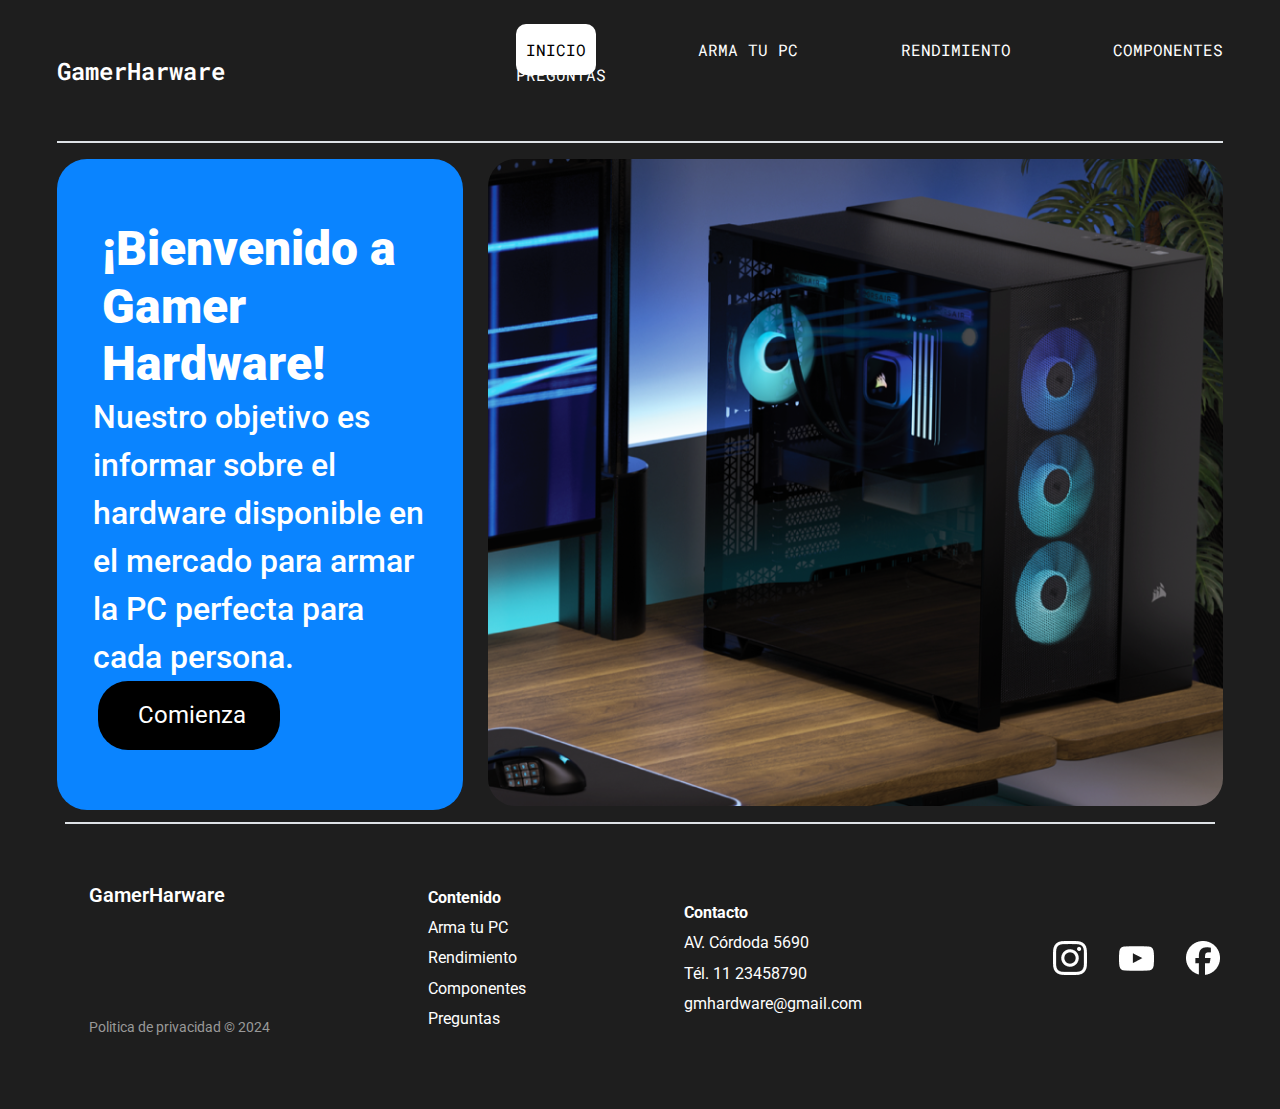
<file: index.html>
<!DOCTYPE html>
<html lang="en">

<head>
    <meta charset="UTF-8">
    <meta name="viewport" content="width=device-width, initial-scale=1.0">
    <title>Gamer Hardware</title>
    <link href="https://cdn.jsdelivr.net/npm/bootstrap@5.3.3/dist/css/bootstrap.min.css" rel="stylesheet"
        integrity="sha384-QWTKZyjpPEjISv5WaRU9OFeRpok6YctnYmDr5pNlyT2bRjXh0JMhjY6hW+ALEwIH" crossorigin="anonymous">
    <link rel="stylesheet" href="./css/style.css">
</head>

<body class="body-mod-things">
    <header class="desktop-no">
        <div>
            <a href="#">GamerHarware</a>
        </div>
        <nav class="delete-this-responsive">
            <ul class="navbar">
                <li class="on-page"><a href="#">INICIO</a></li>
                <li><a href="./pages/arma-tu-pc.html">ARMA TU PC</a></li>
                <li><a href="./pages/rendimiento.html">RENDIMIENTO</a></li>
                <li><a href="./pages/componentes.html">COMPONENTES</a></li>
                <li><a href="./pages/preguntas.html">PREGUNTAS</a></li>
            </ul>
        </nav>
        <nav class="navbar burger-no">
            <div class="container-fluid d-flex mb-3">
                <button class="navbar-toggler ms-auto p-2 bg-light border-black" type="button"
                    data-bs-toggle="offcanvas" data-bs-target="#offcanvasNavbar" aria-controls="offcanvasNavbar"
                    aria-label="Toggle navigation">
                    <span class="navbar-toggler-icon"></span>
                </button>
                <div class="offcanvas offcanvas-end bg-dark bg-gradient" tabindex="-1" id="offcanvasNavbar"
                    aria-labelledby="offcanvasNavbarLabel">
                    <div class="offcanvas-header">
                        <a href="#" class="text-white offcanvas-title" id="offcanvasNavbarLabel">GamerHarware</a>
                        <button type="button" class="btn-close" data-bs-dismiss="offcanvas" aria-label="Close"></button>
                    </div>
                    <div class="offcanvas-body">
                        <ul class="navbar-nav justify-content-end flex-grow-1 pe-3">
                            <li class="nav-item"><a class="text-white nav-link active" aria-current="page"
                                    href="#">INICIO</a></li>
                            <li class="nav-item"><a class="text-white nav-link" href="./pages/arma-tu-pc.html">ARMA TU
                                    PC</a></li>
                            <li class="nav-item"><a class="text-white nav-link"
                                    href="./pages/rendimiento.html">RENDIMIENTO</a></li>
                            <li class="nav-item"><a class="text-white nav-link"
                                    href="./pages/componentes.html">COMPONENTES</a></li>
                            <li class="nav-item"><a class="text-white nav-link"
                                    href="./pages/preguntas.html">PREGUNTAS</a></li>
                        </ul>
                    </div>
                </div>
            </div>
        </nav>
    </header>
    <hr class="border opacity-100">
    <main class="grid-inicio">
        <section class="section-1 section-1-flex">
            <h1>¡Bienvenido a Gamer Hardware!</h1>
            <article>
                <p>
                    Nuestro objetivo es informar sobre el hardware disponible en el mercado para armar la PC
                    perfecta para cada persona.
                </p>
            </article>
            <button><a href="./pages/arma-tu-pc.html">Comienza</a></button>
        </section>
        <section class="section-2">
            <div class="desktop-inicio-svg-container">
                <img src="./assets/img/desktop-inicio-svg.svg" alt="gabinete de PC sobre escritorio"
                    class="desktop-inicio-svg">
            </div>
        </section>
    </main>
    <hr class="border opacity-100 mod-hr-lessheight">
    <footer class="desktop-no">
        <div class="footer-div-one">
            <ul class="ul-footer">
                <li><a class="specific-fontstyle-footer1" href="#">GamerHarware</a></li>
                <li class="specific-fontstyle-footer2"><a>Politica de privacidad © 2024</a></li>
            </ul>
        </div>
        <div class="footer-div-two">
            <ul class="ul-footer">
                <li><a href="" class="specific-fontstyle-footer3">Contenido</a></li>
                <li><a href="./pages/arma-tu-pc.html">Arma tu PC</a></li>
                <li><a href="./pages/rendimiento.html">Rendimiento</a></li>
                <li><a href="./pages/componentes.html">Componentes</a></li>
                <li><a href="./pages/preguntas.html">Preguntas</a></li>
            </ul>
        </div>
        <div class="footer-div-three">
            <ul class="ul-footer">
                <li><a href="" class="specific-fontstyle-footer3">Contacto</a></li>
                <li><a href="">AV. Córdoda 5690</a></li>
                <li><a href="">Tél. 11 23458790</a></li>
                <li><a href="">gmhardware@gmail.com</a></li>
            </ul>
        </div>
        <div class="footer-div-four">
            <ul class="social-networks-column">
                <li><a href="https://www.instagram.com/" target="_blank"><img src="./assets/img/instagram-icon.png"
                            alt="icono instragram"></a></li>
                <li><a href="https://www.youtube.com/" target="_blank"><img src="./assets/img/youtube-icon.png"
                            alt="icono youtube"></a></li>
                <li><a href="https://www.facebook.com/" target="_blank"><img src="./assets/img/facebook-icon.png"
                            alt="icono facebook"></a></li>
            </ul>
        </div>
        <div class="footer-div-five privacy-responsive-one">
            <ul>
                <li><a href="">Politica de privacidad © 2024</a></li>
            </ul>
        </div>
    </footer>
    <script src="https://cdn.jsdelivr.net/npm/@popperjs/core@2.11.8/dist/umd/popper.min.js"
        integrity="sha384-I7E8VVD/ismYTF4hNIPjVp/Zjvgyol6VFvRkX/vR+Vc4jQkC+hVqc2pM8ODewa9r"
        crossorigin="anonymous"></script>
    <script src="https://cdn.jsdelivr.net/npm/bootstrap@5.3.3/dist/js/bootstrap.min.js"
        integrity="sha384-0pUGZvbkm6XF6gxjEnlmuGrJXVbNuzT9qBBavbLwCsOGabYfZo0T0to5eqruptLy"
        crossorigin="anonymous"></script>
</body>

</html>
</file>
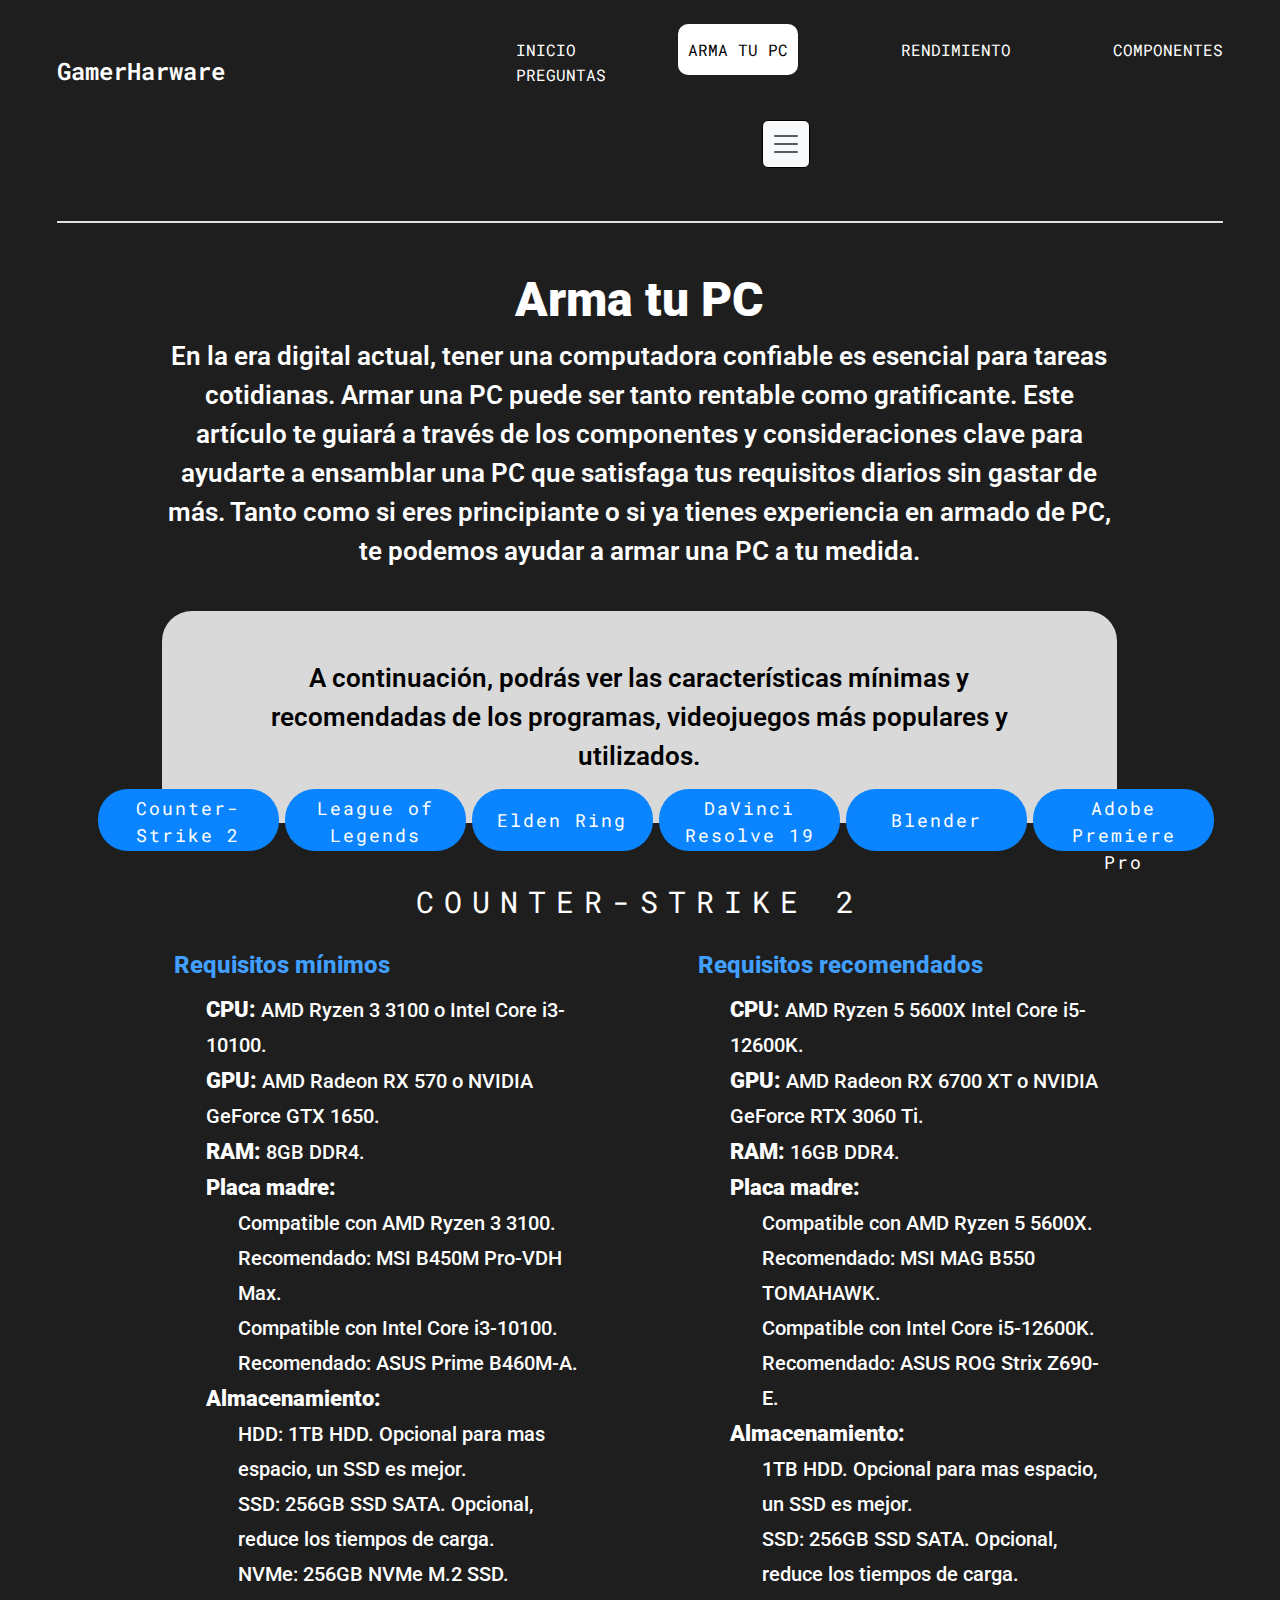
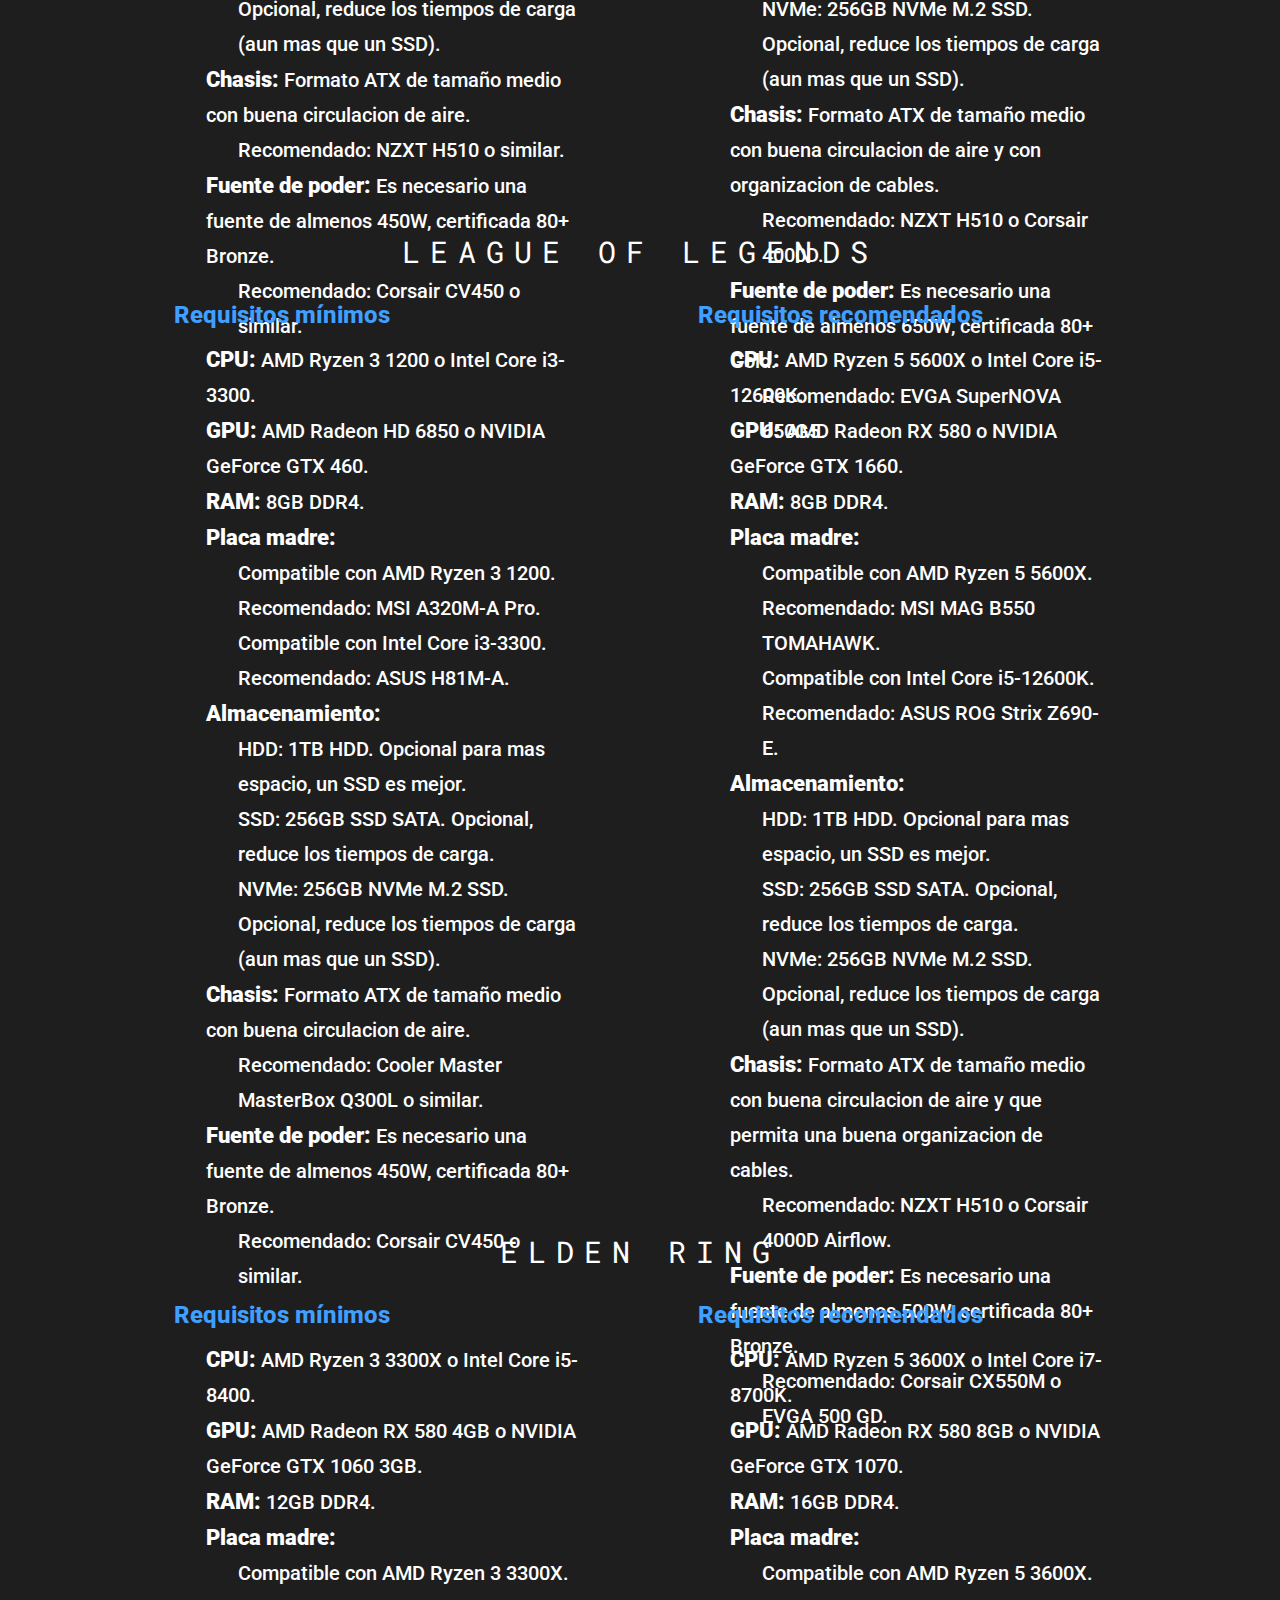
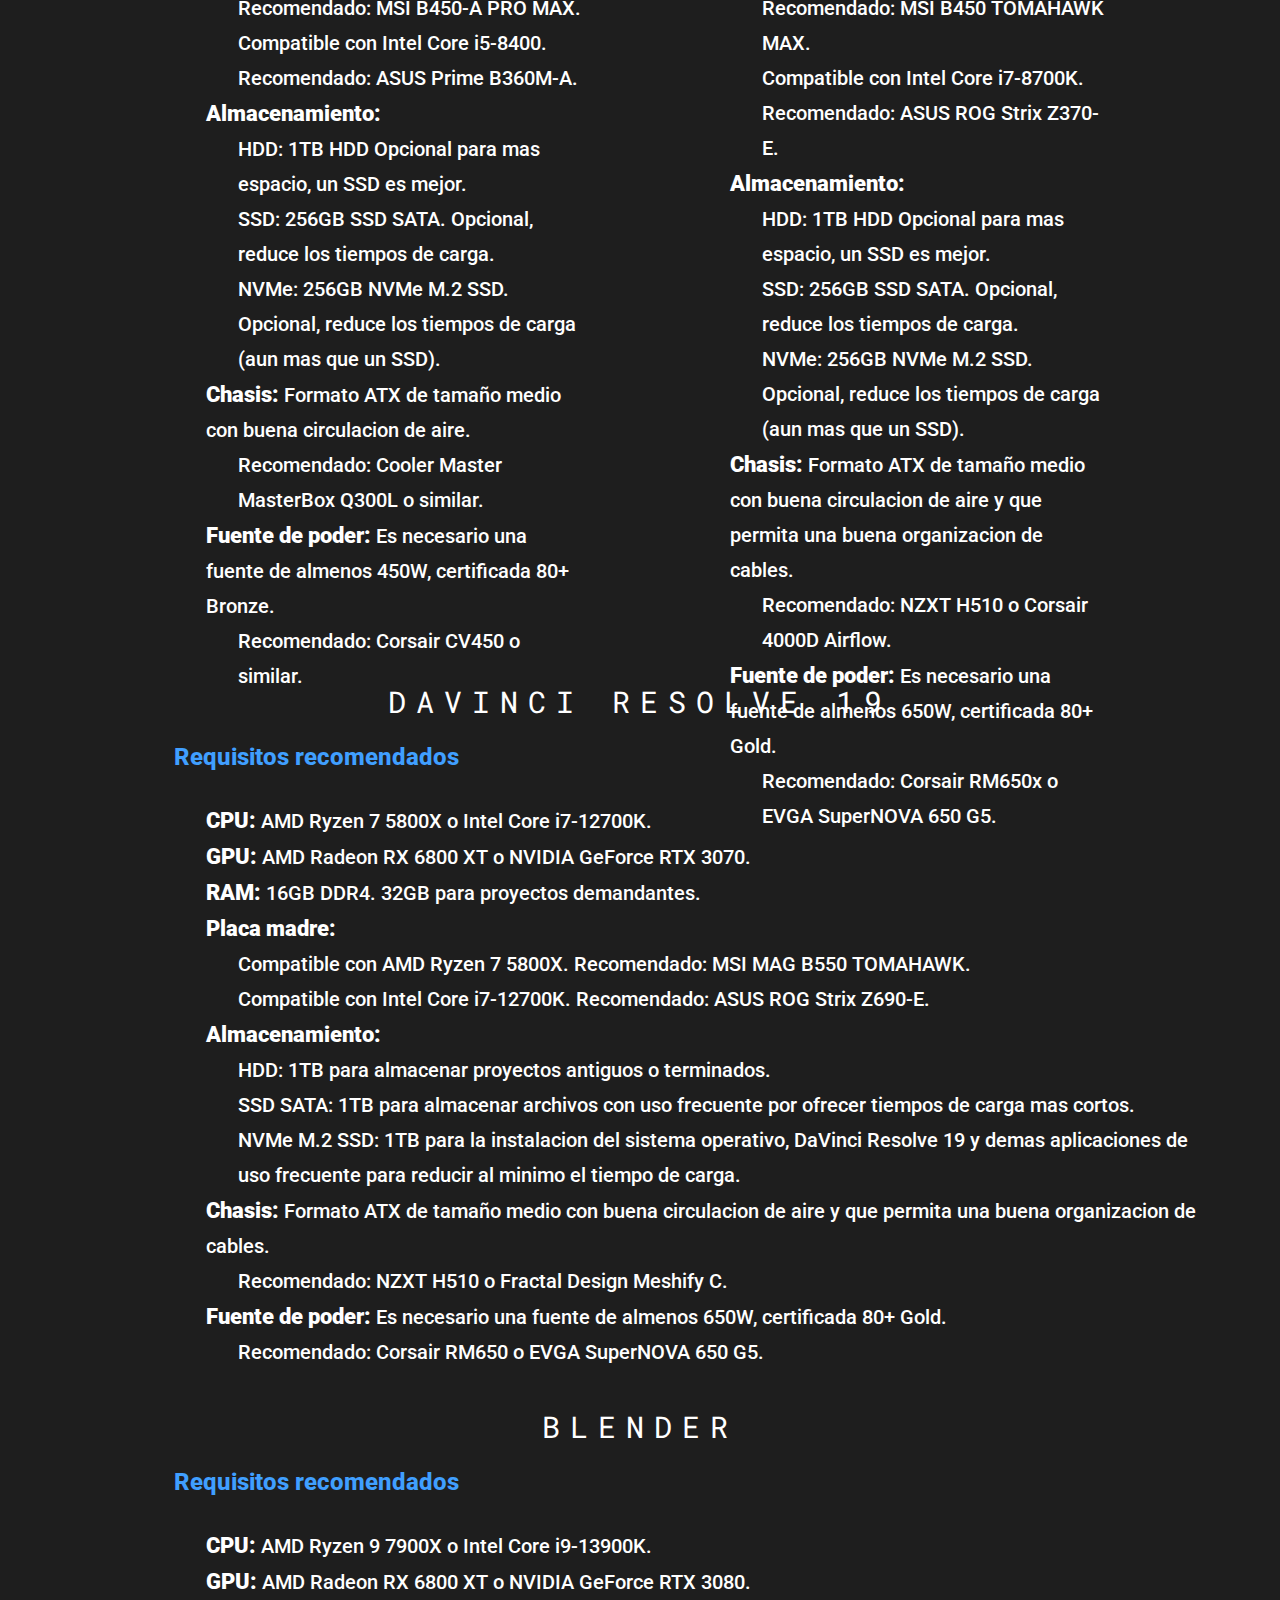
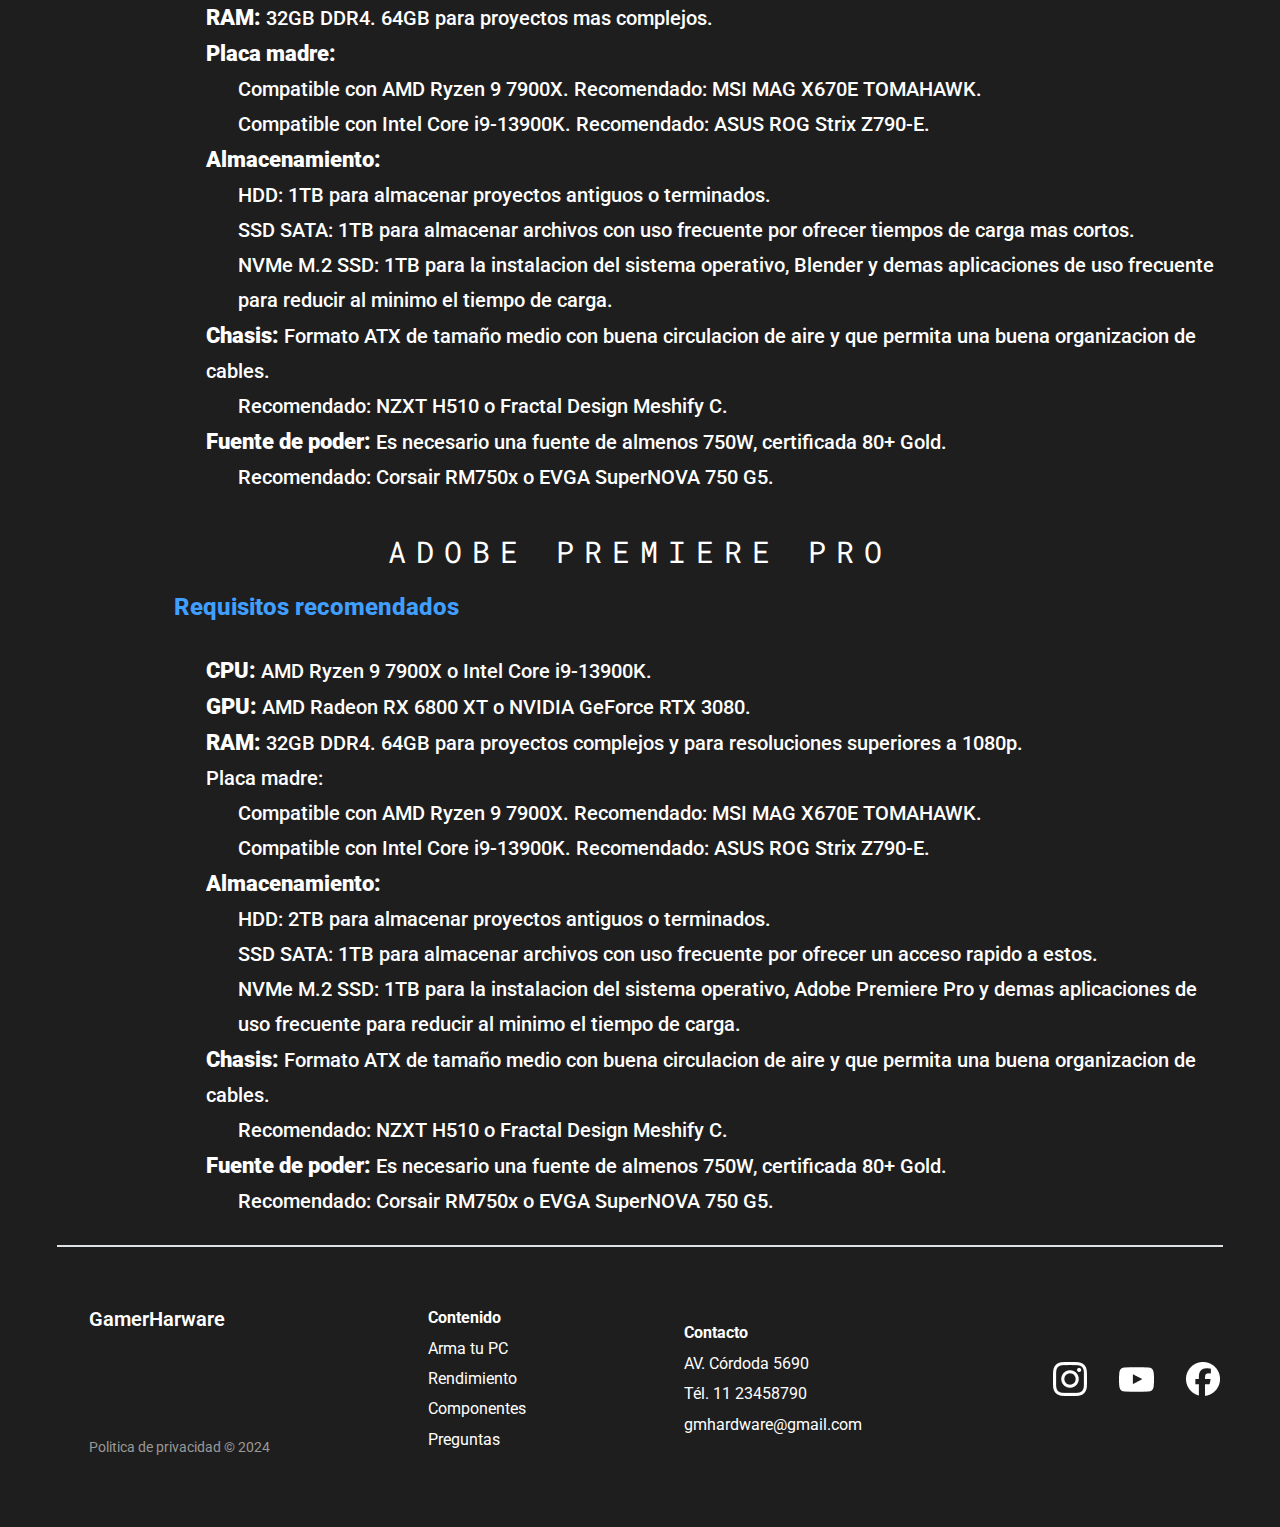
<file: pages/arma-tu-pc.html>
<!DOCTYPE html>
<html lang="en">

<head>
    <meta charset="UTF-8">
    <meta name="viewport" content="width=device-width, initial-scale=1.0">
    <title>Gamer Hardware</title>
    <link href="https://cdn.jsdelivr.net/npm/bootstrap@5.3.3/dist/css/bootstrap.min.css" rel="stylesheet"
        integrity="sha384-QWTKZyjpPEjISv5WaRU9OFeRpok6YctnYmDr5pNlyT2bRjXh0JMhjY6hW+ALEwIH" crossorigin="anonymous">
    <link rel="stylesheet" href="../css/style.css">
</head>

<body>
    <header>
        <div>
            <a href="../index.html">GamerHarware</a>
        </div>
        <nav class="delete-this-responsive">
            <ul class="navbar">
                <li><a href="../index.html">INICIO</a></li>
                <li class="on-page"><a href="#">ARMA TU PC</a></li>
                <li><a href="./rendimiento.html">RENDIMIENTO</a></li>
                <li><a href="./componentes.html">COMPONENTES</a></li>
                <li><a href="./preguntas.html">PREGUNTAS</a></li>
            </ul>
        </nav>
        <nav class="navbar" id="desktop-no-no">
            <div class="container-fluid d-flex mb-3">
                <button class="navbar-toggler ms-auto p-2 bg-light border-black" type="button"
                    data-bs-toggle="offcanvas" data-bs-target="#offcanvasNavbar" aria-controls="offcanvasNavbar"
                    aria-label="Toggle navigation">
                    <span class="navbar-toggler-icon"></span>
                </button>
                <div class="offcanvas offcanvas-end bg-dark bg-gradient" tabindex="-1" id="offcanvasNavbar"
                    aria-labelledby="offcanvasNavbarLabel">
                    <div class="offcanvas-header">
                        <a href="../index.html" class="text-white offcanvas-title" id="offcanvasNavbarLabel">GamerHarware</a>
                        <button type="button" class="btn-close" data-bs-dismiss="offcanvas" aria-label="Close"></button>
                    </div>
                    <div class="offcanvas-body">
                        <ul class="navbar-nav justify-content-end flex-grow-1 pe-3">
                            <li class="nav-item"><a class="text-white nav-link active" aria-current="page"
                                    href="../index.html">INICIO</a></li>
                            <li class="nav-item"><a class="text-white nav-link" href="#">ARMA TU
                                    PC</a></li>
                            <li class="nav-item"><a class="text-white nav-link"
                                    href="./rendimiento.html">RENDIMIENTO</a></li>
                            <li class="nav-item"><a class="text-white nav-link"
                                    href="./componentes.html">COMPONENTES</a></li>
                            <li class="nav-item"><a class="text-white nav-link"
                                    href="./preguntas.html">PREGUNTAS</a></li>
                        </ul>
                    </div>
                </div>
            </div>
        </nav>
    </header>
    <hr class="border opacity-100">
    <main class="grid-armatupc">
        <section class="section-armatupc-1">
            <article class="article-armatupc-flex-1">
                <h1>Arma tu PC</h1>
                <p>
                    En la era digital actual, tener una computadora confiable es esencial para tareas cotidianas. Armar
                    una PC puede ser tanto rentable como gratificante. Este artículo te guiará a través de los
                    componentes y consideraciones clave para ayudarte a ensamblar una PC que satisfaga tus requisitos
                    diarios sin gastar de más. Tanto como si eres principiante o si ya tienes experiencia en armado de
                    PC, te podemos ayudar a armar una PC a tu medida.
                </p>
                <br>
                <p class="intro-2">
                    A continuación, podrás ver las características mínimas y recomendadas de los programas, videojuegos
                    más populares y utilizados.
                </p>
            </article>
        </section>
        <section class="section-armatupc-2">
            <ul>
                <li><a href="./arma-tu-pc.html#requisitoscs2">Counter-Strike 2</a></li>
                <li><a href="./arma-tu-pc.html#requisitoslol">League of Legends</a></li>
                <li><a href="./arma-tu-pc.html#requisitoselden">Elden Ring</a></li>
                <li><a href="./arma-tu-pc.html#requisitosdavincir19">DaVinci Resolve 19</a></li>
                <li><a href="./arma-tu-pc.html#requisitosblender">Blender</a></li>
                <li><a href="./arma-tu-pc.html#requisitosadobepp">Adobe Premiere Pro</a></li>
            </ul>
        </section>
        <section class="section-armatupc-3">
            <h2 class="armatupc-section-subtitle" id="requisitoscs2">COUNTER-STRIKE 2</h2>
            <article class="article-armatupc-flex-2">
                <div>
                    <h3>Requisitos mínimos</h3>
                    <ul class="ul-armatupc">
                        <li><span class="specific-fontstyle-armatupc">CPU:</span> AMD Ryzen 3 3100 o
                            Intel Core i3-10100.</li>
                        <li><span class="specific-fontstyle-armatupc">GPU:</span> AMD Radeon RX 570 o
                            NVIDIA GeForce GTX 1650.</li>
                        <li><span class="specific-fontstyle-armatupc">RAM:</span> 8GB DDR4.</li>
                        <li>
                            <span class="specific-fontstyle-armatupc">Placa madre:</span>
                            <ul class="ul-armatupc">
                                <li>Compatible con AMD Ryzen 3 3100. Recomendado: MSI
                                    B450M Pro-VDH Max.</li>
                                <li>Compatible con Intel Core i3-10100. Recomendado:
                                    ASUS Prime B460M-A.</li>
                            </ul>
                        </li>
                        <li>
                            <span class="specific-fontstyle-armatupc">Almacenamiento:</span>
                            <ul class="ul-armatupc">
                                <li>HDD: 1TB HDD. Opcional para mas espacio, un SSD es
                                    mejor.</li>
                                <li>SSD: 256GB SSD SATA. Opcional, reduce los tiempos
                                    de carga.</li>
                                <li>NVMe: 256GB NVMe M.2 SSD. Opcional, reduce los
                                    tiempos de carga (aun mas que un SSD).</li>
                            </ul>
                        </li>
                        <li>
                            <span class="specific-fontstyle-armatupc">Chasis:</span> Formato ATX de tamaño medio con
                            buena
                            circulacion de aire.
                            <ul class="ul-armatupc">
                                <li>Recomendado: NZXT H510 o similar.</li>
                            </ul>
                        </li>
                        <li>
                            <span class="specific-fontstyle-armatupc">Fuente de poder:</span> Es necesario una fuente de
                            almenos
                            450W, certificada 80+ Bronze.
                            <ul class="ul-armatupc">
                                <li>Recomendado: Corsair CV450 o similar.</li>
                            </ul>
                        </li>
                    </ul>
                </div>
                <div>
                    <h3>Requisitos recomendados</h3>
                    <ul class="ul-armatupc">
                        <li><span class="specific-fontstyle-armatupc">CPU:</span> AMD Ryzen 5 5600X
                            Intel Core i5-12600K.</li>
                        <li><span class="specific-fontstyle-armatupc">GPU:</span> AMD Radeon RX 6700
                            XT o NVIDIA GeForce RTX 3060 Ti.</li>
                        <li><span class="specific-fontstyle-armatupc">RAM:</span> 16GB DDR4.</li>
                        <li>
                            <span class="specific-fontstyle-armatupc">Placa madre:</span>
                            <ul class="ul-armatupc">
                                <li>Compatible con AMD Ryzen 5 5600X. Recomendado: MSI
                                    MAG B550 TOMAHAWK.</li>
                                <li>Compatible con Intel Core i5-12600K. Recomendado:
                                    ASUS ROG Strix Z690-E.</li>
                            </ul>
                        </li>
                        <li>
                            <span class="specific-fontstyle-armatupc">Almacenamiento:</span>
                            <ul class="ul-armatupc">
                                <li>1TB HDD. Opcional para mas espacio, un SSD es
                                    mejor.</li>
                                <li>SSD: 256GB SSD SATA. Opcional, reduce los tiempos
                                    de carga.</li>
                                <li>NVMe: 256GB NVMe M.2 SSD. Opcional, reduce los
                                    tiempos de carga (aun mas que un SSD).</li>
                            </ul>
                        </li>
                        <li>
                            <span class="specific-fontstyle-armatupc">Chasis:</span> Formato ATX de tamaño medio con
                            buena
                            circulacion de aire y con organizacion de cables.
                            <ul class="ul-armatupc">
                                <li>Recomendado: NZXT H510 o Corsair 4000D.
                                </li>
                            </ul>
                        </li>
                        <li>
                            <span class="specific-fontstyle-armatupc">Fuente de poder:</span> Es necesario una fuente de
                            almenos
                            650W, certificada 80+ Gold.
                            <ul class="ul-armatupc">
                                <li>Recomendado: EVGA SuperNOVA 650G5.</li>
                            </ul>
                        </li>
                    </ul>
                </div>
            </article>
        </section>
        <section class="section-armatupc-4">
            <h2 class="armatupc-section-subtitle" id="requisitoslol">LEAGUE OF LEGENDS</h2>
            <article class="article-armatupc-flex-2">
                <div>
                    <h3>Requisitos mínimos</h3>
                    <ul class="ul-armatupc">
                        <li><span class="specific-fontstyle-armatupc">CPU:</span> AMD Ryzen 3 1200 o
                            Intel Core i3-3300.</li>
                        <li><span class="specific-fontstyle-armatupc">GPU:</span> AMD Radeon HD 6850 o
                            NVIDIA GeForce GTX 460.</li>
                        <li><span class="specific-fontstyle-armatupc">RAM:</span> 8GB DDR4.</li>
                        <li>
                            <span class="specific-fontstyle-armatupc">Placa madre:</span>
                            <ul class="ul-armatupc">
                                <li>Compatible con AMD Ryzen 3 1200. Recomendado: MSI
                                    A320M-A Pro.</li>
                                <li>Compatible con Intel Core i3-3300. Recomendado:
                                    ASUS H81M-A.</li>
                            </ul>
                        </li>
                        <li>
                            <span class="specific-fontstyle-armatupc">Almacenamiento:</span>
                            <ul class="ul-armatupc">
                                <li>HDD: 1TB HDD. Opcional para mas espacio, un SSD es
                                    mejor.</li>
                                <li>SSD: 256GB SSD SATA. Opcional, reduce los tiempos
                                    de carga.</li>
                                <li>NVMe: 256GB NVMe M.2 SSD. Opcional, reduce los
                                    tiempos de carga (aun mas que un SSD).</li>
                            </ul>
                        </li>
                        <li>
                            <span class="specific-fontstyle-armatupc">Chasis:</span> Formato ATX de tamaño medio con
                            buena
                            circulacion de aire.
                            <ul class="ul-armatupc">
                                <li>Recomendado: Cooler Master MasterBox Q300L o
                                    similar.</li>
                            </ul>
                        </li>
                        <li>
                            <span class="specific-fontstyle-armatupc">Fuente de poder:</span> Es necesario una
                            fuente de almenos
                            450W, certificada 80+ Bronze.
                            <ul class="ul-armatupc">
                                <li>Recomendado: Corsair CV450 o similar.</li>
                            </ul>
                        </li>
                    </ul>
                </div>
                <div>
                    <h3>Requisitos recomendados</h3>
                    <ul class="ul-armatupc">
                        <li><span class="specific-fontstyle-armatupc">CPU:</span> AMD Ryzen 5 5600X o
                            Intel Core i5-12600K.</li>
                        <li><span class="specific-fontstyle-armatupc">GPU:</span> AMD Radeon RX 580 o
                            NVIDIA GeForce GTX 1660.</li>
                        <li><span class="specific-fontstyle-armatupc">RAM:</span> 8GB DDR4.</li>
                        <li>
                            <span class="specific-fontstyle-armatupc">Placa madre:</span>
                            <ul class="ul-armatupc">
                                <li>Compatible con AMD Ryzen 5 5600X. Recomendado: MSI
                                    MAG B550 TOMAHAWK.</li>
                                <li>Compatible con Intel Core i5-12600K. Recomendado:
                                    ASUS ROG Strix Z690-E.</li>
                            </ul>
                        </li>
                        <li>
                            <span class="specific-fontstyle-armatupc">Almacenamiento:</span>
                            <ul class="ul-armatupc">
                                <li>HDD: 1TB HDD. Opcional para mas espacio, un SSD es
                                    mejor.</li>
                                <li>SSD: 256GB SSD SATA. Opcional, reduce los tiempos
                                    de carga.</li>
                                <li>NVMe: 256GB NVMe M.2 SSD. Opcional, reduce los
                                    tiempos de carga (aun mas que un SSD).</li>
                            </ul>
                        </li>
                        <li>
                            <span class="specific-fontstyle-armatupc">Chasis:</span> Formato ATX de tamaño medio con
                            buena
                            circulacion de aire y que permita una buena organizacion de cables.
                            <ul class="ul-armatupc">
                                <li>Recomendado: NZXT H510 o Corsair 4000D Airflow.
                                </li>
                            </ul>
                        </li>
                        <li>
                            <span class="specific-fontstyle-armatupc">Fuente de poder:</span> Es necesario una
                            fuente de almenos
                            500W, certificada 80+ Bronze.
                            <ul class="ul-armatupc">
                                <li>Recomendado: Corsair CX550M o EVGA 500 GD.</li>
                            </ul>
                        </li>
                    </ul>
                </div>
            </article>
        </section>
        <section class="section-armatupc-5">
            <h2 class="armatupc-section-subtitle" id="requisitoselden">ELDEN RING</h2>
            <article class="article-armatupc-flex-2">
                <div>
                    <h3>Requisitos mínimos</h3>
                    <ul class="ul-armatupc">
                        <li><span class="specific-fontstyle-armatupc">CPU:</span> AMD Ryzen 3 3300X o
                            Intel Core i5-8400.</li>
                        <li><span class="specific-fontstyle-armatupc">GPU:</span> AMD Radeon RX 580
                            4GB o NVIDIA GeForce GTX 1060 3GB.</li>
                        <li><span class="specific-fontstyle-armatupc">RAM:</span> 12GB DDR4.</li>
                        <li>
                            <span class="specific-fontstyle-armatupc">Placa madre:</span>
                            <ul class="ul-armatupc">
                                <li>Compatible con AMD Ryzen 3 3300X. Recomendado: MSI
                                    B450-A PRO MAX.</li>
                                <li>Compatible con Intel Core i5-8400. Recomendado:
                                    ASUS Prime B360M-A.</li>
                            </ul>
                        </li>
                        <li>
                            <span class="specific-fontstyle-armatupc">Almacenamiento:</span>
                            <ul class="ul-armatupc">
                                <li>HDD: 1TB HDD Opcional para mas espacio, un SSD es
                                    mejor.</li>
                                <li>SSD: 256GB SSD SATA. Opcional, reduce los tiempos
                                    de carga.</li>
                                <li>NVMe: 256GB NVMe M.2 SSD. Opcional, reduce los
                                    tiempos de carga (aun mas que un SSD).</li>
                            </ul>
                        </li>
                        <li>
                            <span class="specific-fontstyle-armatupc">Chasis:</span> Formato ATX de tamaño medio con
                            buena
                            circulacion de aire.
                            <ul class="ul-armatupc">
                                <li>Recomendado: Cooler Master MasterBox Q300L o
                                    similar.</li>
                            </ul>
                        </li>
                        <li>
                            <span class="specific-fontstyle-armatupc">Fuente de poder:</span> Es necesario una
                            fuente de almenos
                            450W, certificada 80+ Bronze.
                            <ul class="ul-armatupc">
                                <li>Recomendado: Corsair CV450 o similar.</li>
                            </ul>
                        </li>
                    </ul>
                </div>
                <div>
                    <h3>Requisitos recomendados</h3>
                    <ul class="ul-armatupc">
                        <li><span class="specific-fontstyle-armatupc">CPU:</span> AMD Ryzen 5 3600X o
                            Intel Core i7-8700K.</li>
                        <li><span class="specific-fontstyle-armatupc">GPU:</span> AMD Radeon RX 580
                            8GB o NVIDIA GeForce GTX 1070.</li>
                        <li><span class="specific-fontstyle-armatupc">RAM:</span> 16GB DDR4.</li>
                        <li>
                            <span class="specific-fontstyle-armatupc">Placa madre:</span>
                            <ul class="ul-armatupc">
                                <li>Compatible con AMD Ryzen 5 3600X. Recomendado: MSI
                                    B450 TOMAHAWK MAX.</li>
                                <li>Compatible con Intel Core i7-8700K. Recomendado:
                                    ASUS ROG Strix Z370-E.</li>
                            </ul>
                        </li>
                        <li>
                            <span class="specific-fontstyle-armatupc">Almacenamiento:</span>
                            <ul class="ul-armatupc">
                                <li>HDD: 1TB HDD Opcional para mas espacio, un SSD es
                                    mejor.</li>
                                <li>SSD: 256GB SSD SATA. Opcional, reduce los tiempos
                                    de carga.</li>
                                <li>NVMe: 256GB NVMe M.2 SSD. Opcional, reduce los
                                    tiempos de carga (aun mas que un SSD).</li>
                            </ul>
                        </li>
                        <li>
                            <span class="specific-fontstyle-armatupc">Chasis:</span> Formato ATX de tamaño medio con
                            buena
                            circulacion de aire y que permita una buena organizacion de cables.
                            <ul class="ul-armatupc">
                                <li>Recomendado: NZXT H510 o Corsair 4000D Airflow.
                                </li>
                            </ul>
                        </li>
                        <li>
                            <span class="specific-fontstyle-armatupc">Fuente de poder:</span> Es necesario una
                            fuente de almenos
                            650W, certificada 80+ Gold.
                            <ul class="ul-armatupc">
                                <li>Recomendado: Corsair RM650x o EVGA SuperNOVA 650
                                    G5.</li>
                            </ul>
                        </li>
                    </ul>
                </div>
            </article>
        </section>
        <section class="section-armatupc-6">
            <h2 class="armatupc-section-subtitle" id="requisitosdavincir19">DAVINCI RESOLVE 19</h2>
            <article class="article-armatupc-flex-3">
                <div>
                    <h3>Requisitos recomendados</h3>
                    <ul class="ul-armatupc">
                        <li><span class="specific-fontstyle-armatupc">CPU:</span> AMD Ryzen 7 5800X o
                            Intel Core i7-12700K.</li>
                        <li><span class="specific-fontstyle-armatupc">GPU:</span> AMD Radeon RX 6800
                            XT o NVIDIA GeForce RTX 3070.</li>
                        <li><span class="specific-fontstyle-armatupc">RAM:</span> 16GB DDR4. 32GB para
                            proyectos demandantes.</li>
                        <li>
                            <span class="specific-fontstyle-armatupc">Placa madre:</span>
                            <ul class="ul-armatupc">
                                <li>Compatible con AMD Ryzen 7 5800X. Recomendado: MSI
                                    MAG B550 TOMAHAWK.</li>
                                <li>Compatible con Intel Core i7-12700K. Recomendado:
                                    ASUS ROG Strix Z690-E.</li>
                            </ul>
                        </li>
                        <li>
                            <span class="specific-fontstyle-armatupc">Almacenamiento:</span>
                            <ul class="ul-armatupc">
                                <li>HDD: 1TB para almacenar proyectos antiguos o
                                    terminados.</li>
                                <li>SSD SATA: 1TB para almacenar archivos con uso
                                    frecuente por ofrecer tiempos de carga mas cortos.</li>
                                <li>NVMe M.2 SSD: 1TB para la instalacion del sistema
                                    operativo, DaVinci Resolve 19 y demas aplicaciones de uso frecuente para reducir
                                    al minimo el tiempo de carga.</li>
                            </ul>
                        </li>
                        <li>
                            <span class="specific-fontstyle-armatupc">Chasis:</span> Formato ATX de tamaño medio con
                            buena
                            circulacion de aire y que permita una buena organizacion de cables.
                            <ul class="ul-armatupc">
                                <li>Recomendado: NZXT H510 o Fractal Design Meshify C.
                                </li>
                            </ul>
                        </li>
                        <li>
                            <span class="specific-fontstyle-armatupc">Fuente de poder:</span> Es necesario una
                            fuente de almenos
                            650W, certificada 80+ Gold.
                            <ul class="ul-armatupc">
                                <li>Recomendado: Corsair RM650 o EVGA SuperNOVA 650
                                    G5.</li>
                            </ul>
                        </li>
                    </ul>
                </div>
            </article>
        </section>
        <section class="section-armatupc-7">
            <h2 class="armatupc-section-subtitle" id="requisitosblender">BLENDER</h2>
            <article class="article-armatupc-flex-3">
                <div>
                    <h3>Requisitos recomendados</h3>
                    <ul class="ul-armatupc">
                        <li><span class="specific-fontstyle-armatupc">CPU:</span> AMD Ryzen 9 7900X o
                            Intel Core i9-13900K.</li>
                        <li><span class="specific-fontstyle-armatupc">GPU:</span> AMD Radeon RX 6800
                            XT o NVIDIA GeForce RTX 3080.</li>
                        <li><span class="specific-fontstyle-armatupc">RAM:</span> 32GB DDR4. 64GB para
                            proyectos mas complejos.</li>
                        <li>
                            <span class="specific-fontstyle-armatupc">Placa madre:</span>
                            <ul class="ul-armatupc">
                                <li>Compatible con AMD Ryzen 9 7900X. Recomendado: MSI
                                    MAG X670E TOMAHAWK.</li>
                                <li>Compatible con Intel Core i9-13900K. Recomendado:
                                    ASUS ROG Strix Z790-E.</li>
                            </ul>
                        </li>
                        <li>
                            <span class="specific-fontstyle-armatupc">Almacenamiento:</span>
                            <ul class="ul-armatupc">
                                <li>HDD: 1TB para almacenar proyectos antiguos o
                                    terminados.</li>
                                <li>SSD SATA: 1TB para almacenar archivos con uso
                                    frecuente por ofrecer tiempos de carga mas cortos.</li>
                                <li>NVMe M.2 SSD: 1TB para la instalacion del sistema
                                    operativo, Blender y demas aplicaciones de uso frecuente para reducir al minimo
                                    el tiempo de carga.</li>
                            </ul>
                        </li>
                        <li>
                            <span class="specific-fontstyle-armatupc">Chasis:</span> Formato ATX de tamaño medio con
                            buena
                            circulacion de aire y que permita una buena organizacion de cables.
                            <ul class="ul-armatupc">
                                <li>Recomendado: NZXT H510 o Fractal Design Meshify C.
                                </li>
                            </ul>
                        </li>
                        <li>
                            <span class="specific-fontstyle-armatupc">Fuente de poder:</span> Es necesario una
                            fuente de almenos
                            750W, certificada 80+ Gold.
                            <ul class="ul-armatupc">
                                <li>Recomendado: Corsair RM750x o EVGA SuperNOVA 750
                                    G5.</li>
                            </ul>
                        </li>
                    </ul>
                </div>
            </article>
        </section>
        <section class="section-armatupc-8">
            <h2 class="armatupc-section-subtitle" id="requisitosadobepp">ADOBE PREMIERE PRO</h2>
            <article class="article-armatupc-flex-3">
                <div>
                    <h3>Requisitos recomendados</h3>
                    <ul class="ul-armatupc">
                        <li><span class="specific-fontstyle-armatupc">CPU:</span> AMD Ryzen 9 7900X o
                            Intel Core i9-13900K.</li>
                        <li><span class="specific-fontstyle-armatupc">GPU:</span> AMD Radeon RX 6800
                            XT o NVIDIA GeForce RTX 3080.</li>
                        <li><span class="specific-fontstyle-armatupc">RAM:</span> 32GB DDR4. 64GB para
                            proyectos complejos y para resoluciones superiores a 1080p.</li>
                        <li>
                            <span>Placa madre:</span>
                            <ul class="ul-armatupc">
                                <li>Compatible con AMD Ryzen 9 7900X. Recomendado: MSI
                                    MAG X670E TOMAHAWK.</li>
                                <li>Compatible con Intel Core i9-13900K. Recomendado:
                                    ASUS ROG Strix Z790-E.</li>
                            </ul>
                        </li>
                        <li>
                            <span class="specific-fontstyle-armatupc">Almacenamiento:</span>
                            <ul class="ul-armatupc">
                                <li>HDD: 2TB para almacenar proyectos antiguos o
                                    terminados.</li>
                                <li>SSD SATA: 1TB para almacenar archivos con uso
                                    frecuente por ofrecer un acceso rapido a estos.</li>
                                <li>NVMe M.2 SSD: 1TB para la instalacion del sistema
                                    operativo, Adobe Premiere Pro y demas aplicaciones de uso frecuente para reducir
                                    al minimo el tiempo de carga.</li>
                            </ul>
                        </li>
                        <li>
                            <span class="specific-fontstyle-armatupc">Chasis:</span> Formato ATX de tamaño medio con
                            buena
                            circulacion de aire y que permita una buena organizacion de cables.
                            <ul class="ul-armatupc">
                                <li>Recomendado: NZXT H510 o Fractal Design Meshify C.
                                </li>
                            </ul>
                        </li>
                        <li>
                            <span class="specific-fontstyle-armatupc">Fuente de poder:</span> Es necesario una
                            fuente de almenos
                            750W, certificada 80+ Gold.
                            <ul class="ul-armatupc">
                                <li>Recomendado: Corsair RM750x o EVGA SuperNOVA 750
                                    G5.</li>
                            </ul>
                        </li>
                    </ul>
                </div>
            </article>
        </section>
    </main>
    <hr class="border opacity-100">
    <footer>
        <div>
            <ul class="ul-footer">
                <li><a class="specific-fontstyle-footer1" href="../index.html">GamerHarware</a></li>
                <li class="specific-fontstyle-footer2">Politica de privacidad © 2024</li>
            </ul>
        </div>
        <div>
            <ul class="ul-footer">
                <li><a class="specific-fontstyle-footer3">Contenido</a></li>
                <li><a href="#">Arma tu PC</a></li>
                <li><a href="./rendimiento.html">Rendimiento</a></li>
                <li><a href="./componentes.html">Componentes</a></li>
                <li><a href="./preguntas.html">Preguntas</a></li>
            </ul>
        </div>
        <div>
            <ul class="ul-footer">
                <li><a href="" class="specific-fontstyle-footer3">Contacto</a></li>
                <li><a href="">AV. Córdoda 5690</a></li>
                <li><a href="">Tél. 11 23458790</a></li>
                <li><a href="">gmhardware@gmail.com</a></li>
            </ul>
        </div>
        <div>
            <ul class="social-networks-column">
                <li><a href="https://www.instagram.com/" target="_blank"><img src="../assets/img/instagram-icon.png"
                            alt="icono instragram"></a></li>
                <li><a href="https://www.youtube.com/" target="_blank"><img src="../assets/img/youtube-icon.png"
                            alt="icono youtube"></a></li>
                <li><a href="https://www.facebook.com/" target="_blank"><img src="../assets/img/facebook-icon.png"
                            alt="icono facebook"></a></li>
            </ul>
        </div>
    </footer>
    <script src="https://cdn.jsdelivr.net/npm/@popperjs/core@2.11.8/dist/umd/popper.min.js"
        integrity="sha384-I7E8VVD/ismYTF4hNIPjVp/Zjvgyol6VFvRkX/vR+Vc4jQkC+hVqc2pM8ODewa9r"
        crossorigin="anonymous"></script>
    <script src="https://cdn.jsdelivr.net/npm/bootstrap@5.3.3/dist/js/bootstrap.min.js"
        integrity="sha384-0pUGZvbkm6XF6gxjEnlmuGrJXVbNuzT9qBBavbLwCsOGabYfZo0T0to5eqruptLy"
        crossorigin="anonymous"></script>
</body>

</html>
</file>
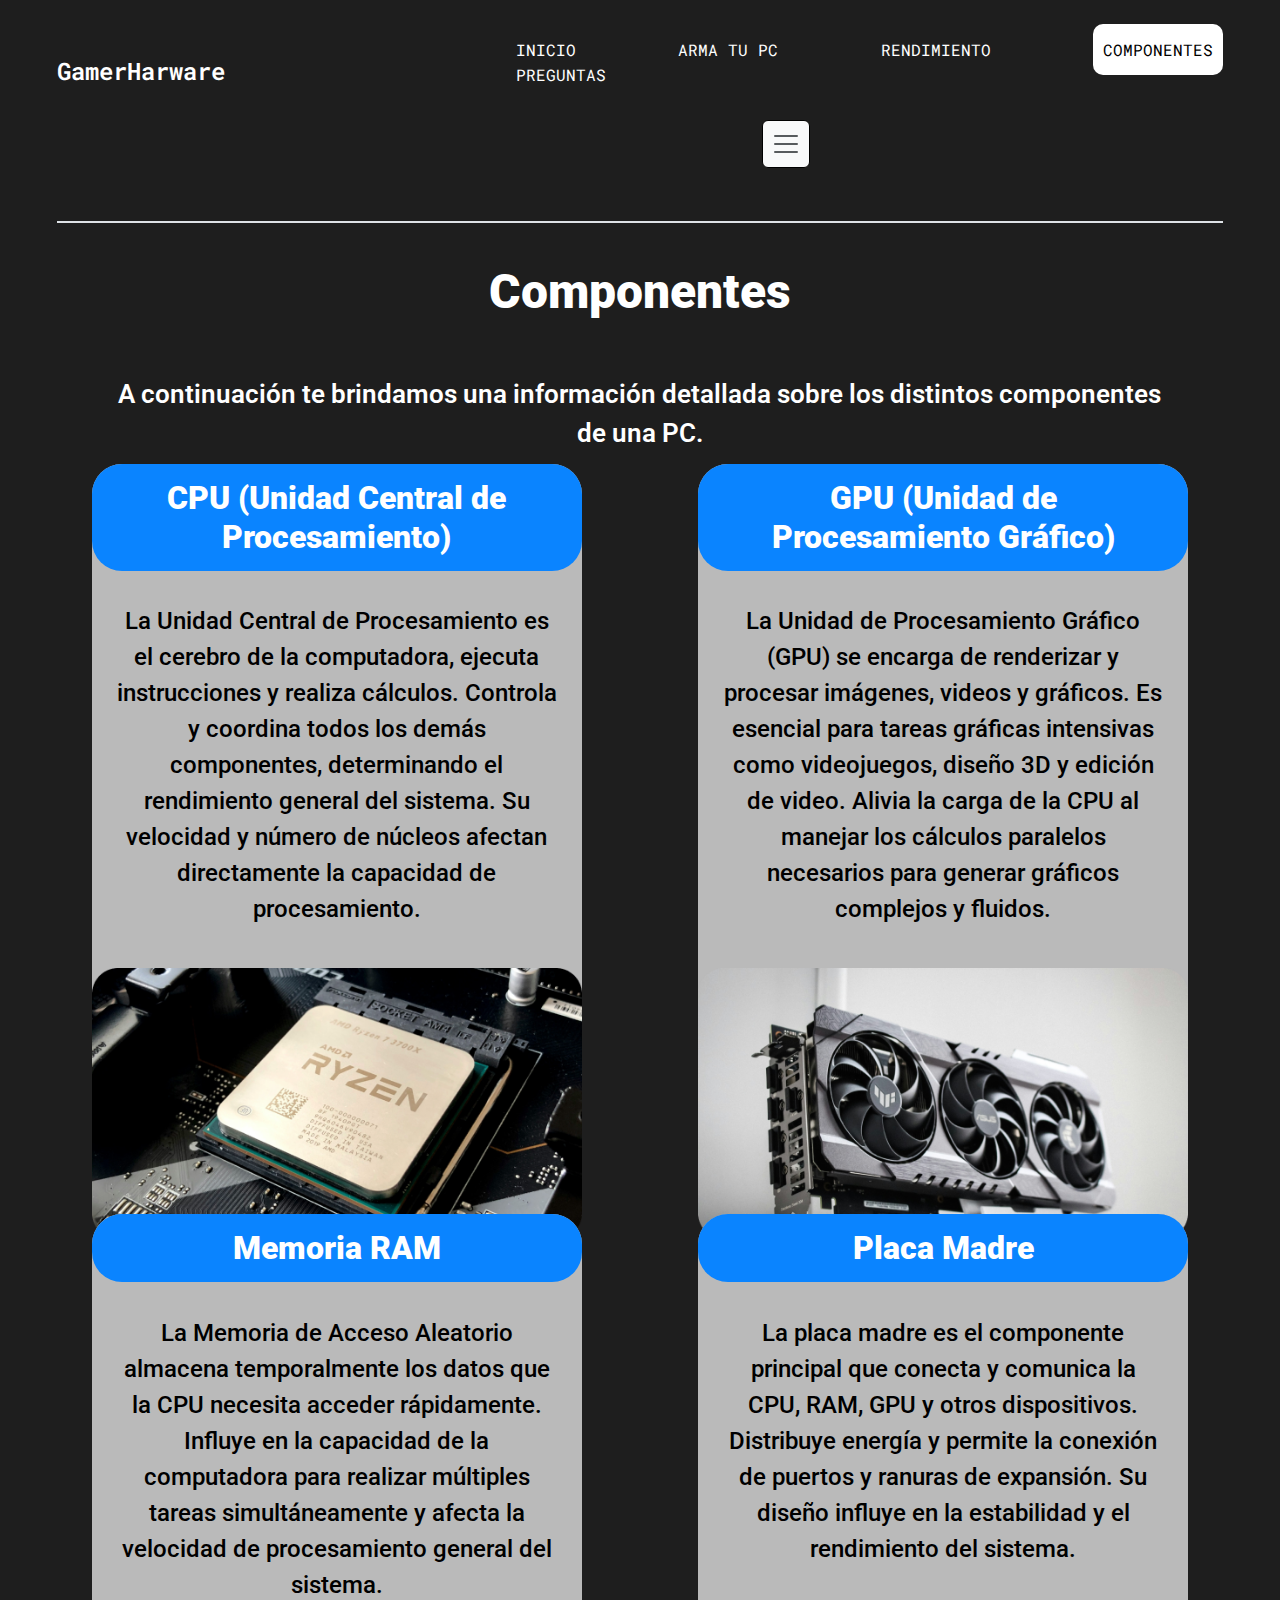
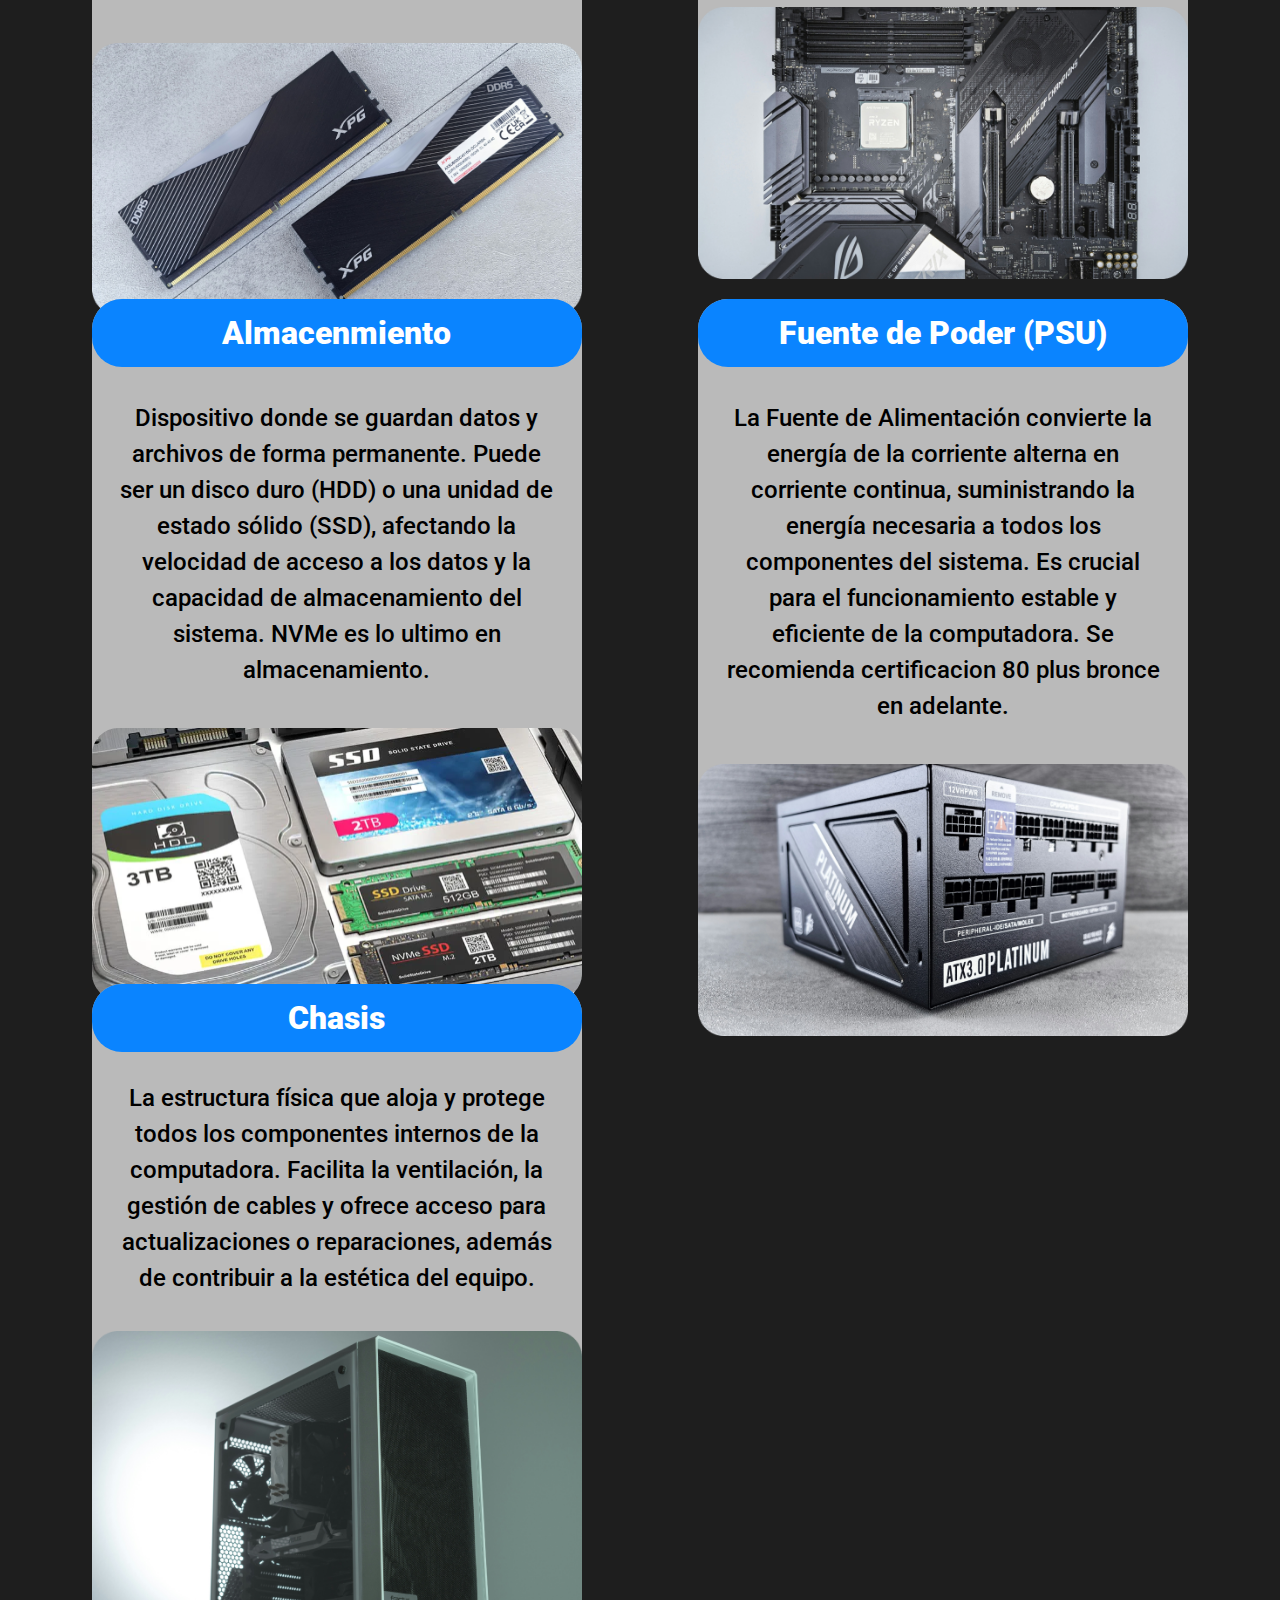
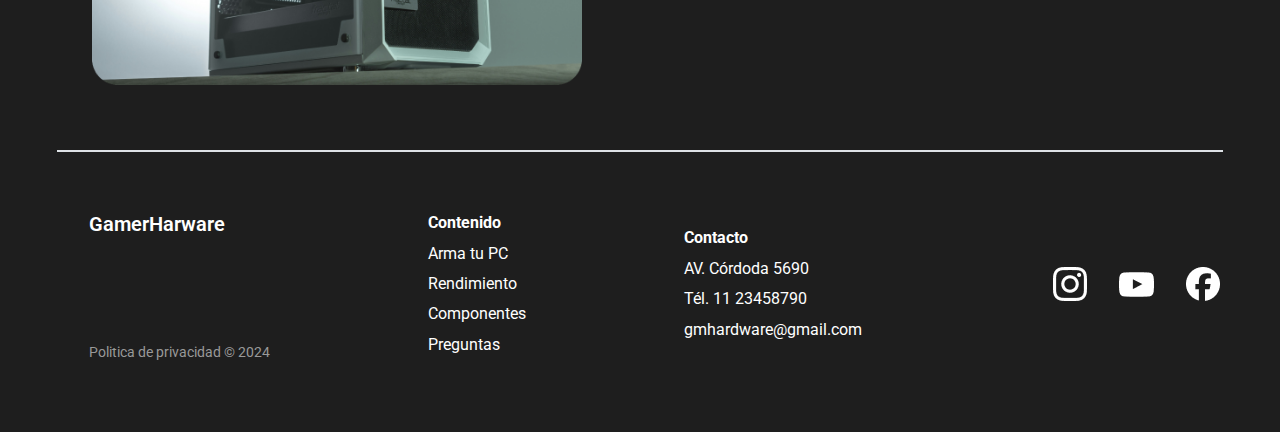
<file: pages/componentes.html>
<!DOCTYPE html>
<html lang="en">

<head>
    <meta charset="UTF-8">
    <meta name="viewport" content="width=device-width, initial-scale=1.0">
    <title>Gamer Hardware</title>
    <link href="https://cdn.jsdelivr.net/npm/bootstrap@5.3.3/dist/css/bootstrap.min.css" rel="stylesheet"
        integrity="sha384-QWTKZyjpPEjISv5WaRU9OFeRpok6YctnYmDr5pNlyT2bRjXh0JMhjY6hW+ALEwIH" crossorigin="anonymous">
    <link rel="stylesheet" href="../css/style.css">
</head>

<body>
    <header>
        <div>
            <a href="../index.html">GamerHarware</a>
        </div>
        <nav class="delete-this-responsive">
            <ul class="navbar">
                <li><a href="../index.html">INICIO</a></li>
                <li><a href="./arma-tu-pc.html">ARMA TU PC</a></li>
                <li><a href="./rendimiento.html">RENDIMIENTO</a></li>
                <li class="on-page"><a href="#">COMPONENTES</a></li>
                <li><a href="./preguntas.html">PREGUNTAS</a></li>
            </ul>
        </nav>
        <nav class="navbar" id="desktop-no-no">
            <div class="container-fluid d-flex mb-3">
                <button class="navbar-toggler ms-auto p-2 bg-light border-black" type="button"
                    data-bs-toggle="offcanvas" data-bs-target="#offcanvasNavbar" aria-controls="offcanvasNavbar"
                    aria-label="Toggle navigation">
                    <span class="navbar-toggler-icon"></span>
                </button>
                <div class="offcanvas offcanvas-end bg-dark bg-gradient" tabindex="-1" id="offcanvasNavbar"
                    aria-labelledby="offcanvasNavbarLabel">
                    <div class="offcanvas-header">
                        <a href="../index.html" class="text-white offcanvas-title" id="offcanvasNavbarLabel">GamerHarware</a>
                        <button type="button" class="btn-close" data-bs-dismiss="offcanvas" aria-label="Close"></button>
                    </div>
                    <div class="offcanvas-body">
                        <ul class="navbar-nav justify-content-end flex-grow-1 pe-3">
                            <li class="nav-item"><a class="text-white nav-link active" aria-current="page"
                                    href="../index.html">INICIO</a></li>
                            <li class="nav-item"><a class="text-white nav-link" href="./arma-tu-pc.html">ARMA TU
                                    PC</a></li>
                            <li class="nav-item"><a class="text-white nav-link"
                                    href="./rendimiento.html">RENDIMIENTO</a></li>
                            <li class="nav-item"><a class="text-white nav-link"
                                    href="#">COMPONENTES</a></li>
                            <li class="nav-item"><a class="text-white nav-link"
                                    href="./preguntas.html">PREGUNTAS</a></li>
                        </ul>
                    </div>
                </div>
            </div>
        </nav>
    </header>
    <hr class="border opacity-100">
    <main class="grid-componentes">
        <section class="section-componentes-1">
            <article>
                <h1>Componentes</h1>
                <p>
                    A continuación te brindamos una información detallada sobre los distintos componentes de una PC.
                </p>
            </article>
        </section>
        <section class="section-componentes-2">
            <article class="componentes-cards-article-container">
                <h2>CPU (Unidad Central de Procesamiento)</h2>
                <p>
                    La Unidad Central de Procesamiento es el cerebro de la computadora, ejecuta instrucciones y realiza
                    cálculos. Controla y coordina todos los demás componentes, determinando el rendimiento general del
                    sistema. Su velocidad y número de núcleos afectan directamente la capacidad de procesamiento.
                </p>
                <div>
                    <img src="../assets/img/cpu.png" alt="procesador de computadora ryzen">
                </div>
            </article>
        </section>
        <section class="section-componentes-3">
            <article class="componentes-cards-article-container">
                <h2>GPU (Unidad de Procesamiento Gráfico)</h2>
                <p>
                    La Unidad de Procesamiento Gráfico (GPU) se encarga de renderizar y procesar imágenes, videos y
                    gráficos. Es esencial para tareas gráficas intensivas como videojuegos, diseño 3D y edición de
                    video. Alivia la carga de la CPU al manejar los cálculos paralelos necesarios para generar gráficos
                    complejos y fluidos.
                </p>
                <div>
                    <img src="../assets/img/gpu.png" alt="placa de video con 3 ventiladores">
                </div>
            </article>
        </section>
        <section class="section-componentes-4">
            <article class="componentes-cards-article-container">
                <h2>Memoria RAM</h2>
                <p>
                    La Memoria de Acceso Aleatorio almacena temporalmente los datos que la CPU necesita acceder
                    rápidamente. Influye en la capacidad de la computadora para realizar múltiples tareas
                    simultáneamente y afecta la velocidad de procesamiento general del sistema.
                </p>
                <div>
                    <img src="../assets/img/ram.png" alt="dos modulos de memoria ram">
                </div>
            </article>
        </section>
        <section class="section-componentes-5">
            <article class="componentes-cards-article-container">
                <h2>Placa Madre</h2>
                <p>
                    La placa madre es el componente principal que conecta y comunica la CPU, RAM, GPU y otros
                    dispositivos. Distribuye energía y permite la conexión de puertos y ranuras de expansión. Su diseño
                    influye en la estabilidad y el rendimiento del sistema.
                </p>
                <div>
                    <img src="../assets/img/motherboard.png" alt="placa madre gama media">
                </div>
            </article>
        </section>
        <section class="section-componentes-6">
            <article class="componentes-cards-article-container">
                <h2>Almacenmiento</h2>
                <p>
                    Dispositivo donde se guardan datos y archivos de forma permanente. Puede ser un disco duro (HDD) o
                    una unidad de estado sólido (SSD), afectando la velocidad de acceso a los datos y la capacidad de
                    almacenamiento del sistema. NVMe es lo ultimo en almacenamiento.
                </p>
                <div>
                    <img src="../assets/img/hdd-sdd-m.2 1.svg" alt="disco duro de almacenamiento">
                </div>
            </article>
        </section>
        <section class="section-componentes-7">
            <article class="componentes-cards-article-container">
                <h2>Fuente de Poder (PSU)</h2>
                <p>
                    La Fuente de Alimentación convierte la energía de la corriente alterna en corriente continua,
                    suministrando la energía necesaria a todos los componentes del sistema. Es crucial para el
                    funcionamiento estable y eficiente de la computadora. Se recomienda certificacion 80 plus bronce en
                    adelante.
                </p>
                <div>
                    <img src="../assets/img/psu.png" alt="fuente de poder modular">
                </div>
            </article>
        </section>
        <section class="section-componentes-8">
            <article class="section-8">
                <h2>Chasis</h2>
                <p>
                    La estructura física que aloja y protege todos los componentes internos de la computadora. Facilita
                    la ventilación, la gestión de cables y ofrece acceso para actualizaciones o reparaciones, además de
                    contribuir a la estética del equipo.
                </p>
                <div>
                    <img src="../assets/img/case.png" alt="gabinete moderno con panel de transparente">
                </div>
            </article>
        </section>
    </main>
    <hr class="border opacity-100">
    <footer>
        <div>
            <ul class="ul-footer">
                <li><a class="specific-fontstyle-footer1" href="../index.html">GamerHarware</a></li>
                <li class="specific-fontstyle-footer2">Politica de privacidad © 2024</li>
            </ul>
        </div>
        <div>
            <ul class="ul-footer">
                <li><a class="specific-fontstyle-footer3">Contenido</a></li>
                <li><a href="./arma-tu-pc.html">Arma tu PC</a></li>
                <li><a href="./rendimiento.html">Rendimiento</a></li>
                <li><a href="#">Componentes</a></li>
                <li><a href="./preguntas.html">Preguntas</a></li>
            </ul>
        </div>
        <div>
            <ul class="ul-footer">
                <li><a href="" class="specific-fontstyle-footer3">Contacto</a></li>
                <li><a href="">AV. Córdoda 5690</a></li>
                <li><a href="">Tél. 11 23458790</a></li>
                <li><a href="">gmhardware@gmail.com</a></li>
            </ul>
        </div>
        <div>
            <ul class="social-networks-column">
                <li><a href="https://www.instagram.com/" target="_blank"><img src="../assets/img/instagram-icon.png"
                            alt="icono instragram"></a></li>
                <li><a href="https://www.youtube.com/" target="_blank"><img src="../assets/img/youtube-icon.png"
                            alt="icono youtube"></a></li>
                <li><a href="https://www.facebook.com/" target="_blank"><img src="../assets/img/facebook-icon.png"
                            alt="icono facebook"></a></li>
            </ul>
        </div>
    </footer>
    <script src="https://cdn.jsdelivr.net/npm/@popperjs/core@2.11.8/dist/umd/popper.min.js"
        integrity="sha384-I7E8VVD/ismYTF4hNIPjVp/Zjvgyol6VFvRkX/vR+Vc4jQkC+hVqc2pM8ODewa9r"
        crossorigin="anonymous"></script>
    <script src="https://cdn.jsdelivr.net/npm/bootstrap@5.3.3/dist/js/bootstrap.min.js"
        integrity="sha384-0pUGZvbkm6XF6gxjEnlmuGrJXVbNuzT9qBBavbLwCsOGabYfZo0T0to5eqruptLy"
        crossorigin="anonymous"></script>
</body>

</html>
</file>
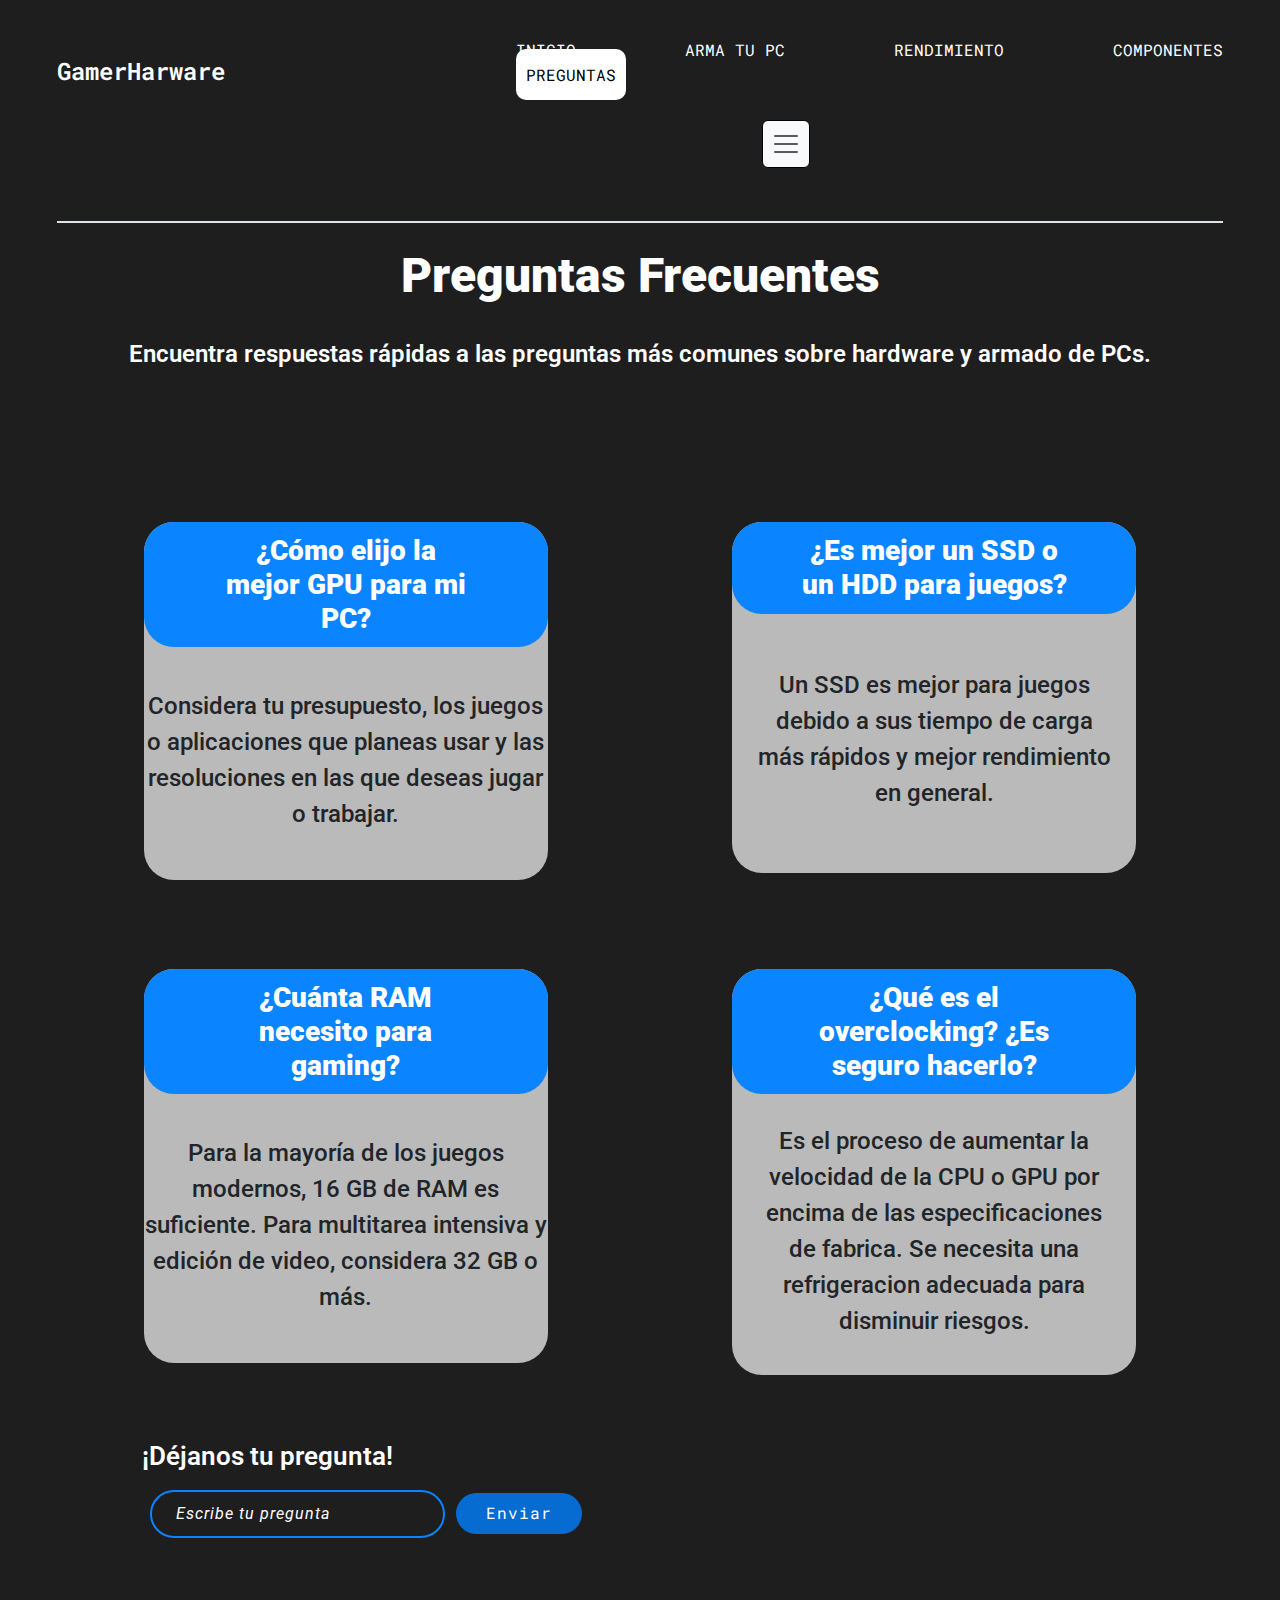
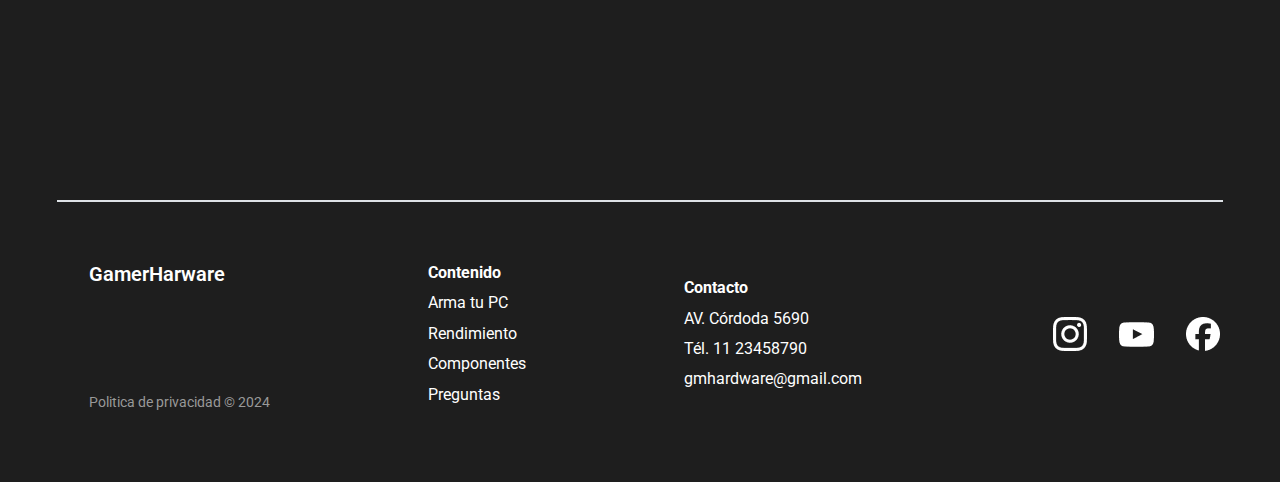
<file: pages/preguntas.html>
<!DOCTYPE html>
<html lang="en">

<head>
    <meta charset="UTF-8">
    <meta name="viewport" content="width=device-width, initial-scale=1.0">
    <title>Gamer Hardware</title>
    <link href="https://cdn.jsdelivr.net/npm/bootstrap@5.3.3/dist/css/bootstrap.min.css" rel="stylesheet"
        integrity="sha384-QWTKZyjpPEjISv5WaRU9OFeRpok6YctnYmDr5pNlyT2bRjXh0JMhjY6hW+ALEwIH" crossorigin="anonymous">
    <link rel="stylesheet" href="../css/style.css">
</head>

<body>
    <header>
        <div>
            <a href="../index.html">GamerHarware</a>
        </div>
        <nav class="delete-this-responsive">
            <ul class="navbar">
                <li><a href="../index.html">INICIO</a></li>
                <li><a href="./arma-tu-pc.html">ARMA TU PC</a></li>
                <li><a href="./rendimiento.html">RENDIMIENTO</a></li>
                <li><a href="./componentes.html">COMPONENTES</a></li>
                <li class="on-page"><a href="#">PREGUNTAS</a></li>
            </ul>
        </nav>
        <nav class="navbar" id="desktop-no-no">
            <div class="container-fluid d-flex mb-3">
                <button class="navbar-toggler ms-auto p-2 bg-light border-black" type="button"
                    data-bs-toggle="offcanvas" data-bs-target="#offcanvasNavbar" aria-controls="offcanvasNavbar"
                    aria-label="Toggle navigation">
                    <span class="navbar-toggler-icon"></span>
                </button>
                <div class="offcanvas offcanvas-end bg-dark bg-gradient" tabindex="-1" id="offcanvasNavbar"
                    aria-labelledby="offcanvasNavbarLabel">
                    <div class="offcanvas-header">
                        <a href="../index.html" class="text-white offcanvas-title" id="offcanvasNavbarLabel">GamerHarware</a>
                        <button type="button" class="btn-close" data-bs-dismiss="offcanvas" aria-label="Close"></button>
                    </div>
                    <div class="offcanvas-body">
                        <ul class="navbar-nav justify-content-end flex-grow-1 pe-3">
                            <li class="nav-item"><a class="text-white nav-link active" aria-current="page"
                                    href="../index.html">INICIO</a></li>
                            <li class="nav-item"><a class="text-white nav-link" href="./arma-tu-pc.html">ARMA TU
                                    PC</a></li>
                            <li class="nav-item"><a class="text-white nav-link"
                                    href="./rendimiento.html">RENDIMIENTO</a></li>
                            <li class="nav-item"><a class="text-white nav-link"
                                    href="./componentes.html">COMPONENTES</a></li>
                            <li class="nav-item"><a class="text-white nav-link"
                                    href="#">PREGUNTAS</a></li>
                        </ul>
                    </div>
                </div>
            </div>
        </nav>
    </header>
    <hr class="border opacity-100">
    <main class="grid-preguntas">
        <div class="div-preg-1">
            <article>
                <h1>Preguntas Frecuentes</h1>
                <p>
                    Encuentra respuestas rápidas a las preguntas más comunes sobre hardware y armado de PCs.
                </p>
            </article>
        </div>
        <section class="section-preg-1">
            <article>
                <h2>¿Cómo elijo la mejor GPU para mi PC?</h2>
                <p>
                    Considera tu presupuesto, los juegos o aplicaciones que planeas usar y las resoluciones en las
                    que deseas jugar o trabajar.
                </p>
            </article>
        </section>
        <section class="section-preg-2">
            <article>
                <h2>¿Cuánta RAM necesito para gaming?</h2>
                <p>
                    Para la mayoría de los juegos modernos, 16 GB de RAM es suficiente. Para multitarea intensiva y
                    edición de video, considera 32 GB o más.
                </p>
            </article>
        </section>
        <section class="section-preg-3">
            <article>
                <h2>¿Es mejor un SSD o un HDD para juegos?</h2>
                <p>
                    Un SSD es mejor para juegos debido a sus tiempo de carga más rápidos y mejor rendimiento en
                    general.
                </p>
            </article>
        </section>
        <section class="section-preg-4">
            <article>
                <h2>¿Qué es el overclocking? ¿Es seguro hacerlo?</h2>
                <p>
                    Es el proceso de aumentar la velocidad de la CPU o GPU por encima de las
                    especificaciones de fabrica. Se necesita una refrigeracion adecuada para disminuir riesgos.
                </p>
            </article>
        </section>
        <div class="div-preg-2">
            <h3>¡Déjanos tu pregunta!</h3>
            <label for="ask"></label>
            <input type="search" placeholder="Escribe tu pregunta" id="ask">
            <button><a href="">Enviar</a></button>
        </div>
    </main>
    <hr class="border opacity-100">
    <footer>
        <div>
            <ul class="ul-footer">
                <li><a class="specific-fontstyle-footer1" href="../index.html">GamerHarware</a></li>
                <li class="specific-fontstyle-footer2">Politica de privacidad © 2024</li>
            </ul>
        </div>
        <div>
            <ul class="ul-footer">
                <li><a class="specific-fontstyle-footer3">Contenido</a></li>
                <li><a href="./arma-tu-pc.html">Arma tu PC</a></li>
                <li><a href="./rendimiento.html">Rendimiento</a></li>
                <li><a href="./componentes.html">Componentes</a></li>
                <li><a href="#">Preguntas</a></li>
            </ul>
        </div>
        <div>
            <ul class="ul-footer">
                <li><a href="" class="specific-fontstyle-footer3">Contacto</a></li>
                <li><a href="">AV. Córdoda 5690</a></li>
                <li><a href="">Tél. 11 23458790</a></li>
                <li><a href="">gmhardware@gmail.com</a></li>
            </ul>
        </div>
        <div>
            <ul class="social-networks-column">
                <li><a href="https://www.instagram.com/" target="_blank"><img src="../assets/img/instagram-icon.png"
                            alt="icono instragram"></a></li>
                <li><a href="https://www.youtube.com/" target="_blank"><img src="../assets/img/youtube-icon.png"
                            alt="icono youtube"></a></li>
                <li><a href="https://www.facebook.com/" target="_blank"><img src="../assets/img/facebook-icon.png"
                            alt="icono facebook"></a></li>
            </ul>
        </div>
    </footer>
    <script src="https://cdn.jsdelivr.net/npm/@popperjs/core@2.11.8/dist/umd/popper.min.js"
        integrity="sha384-I7E8VVD/ismYTF4hNIPjVp/Zjvgyol6VFvRkX/vR+Vc4jQkC+hVqc2pM8ODewa9r"
        crossorigin="anonymous"></script>
    <script src="https://cdn.jsdelivr.net/npm/bootstrap@5.3.3/dist/js/bootstrap.min.js"
        integrity="sha384-0pUGZvbkm6XF6gxjEnlmuGrJXVbNuzT9qBBavbLwCsOGabYfZo0T0to5eqruptLy"
        crossorigin="anonymous"></script>
</body>

</html>
</file>
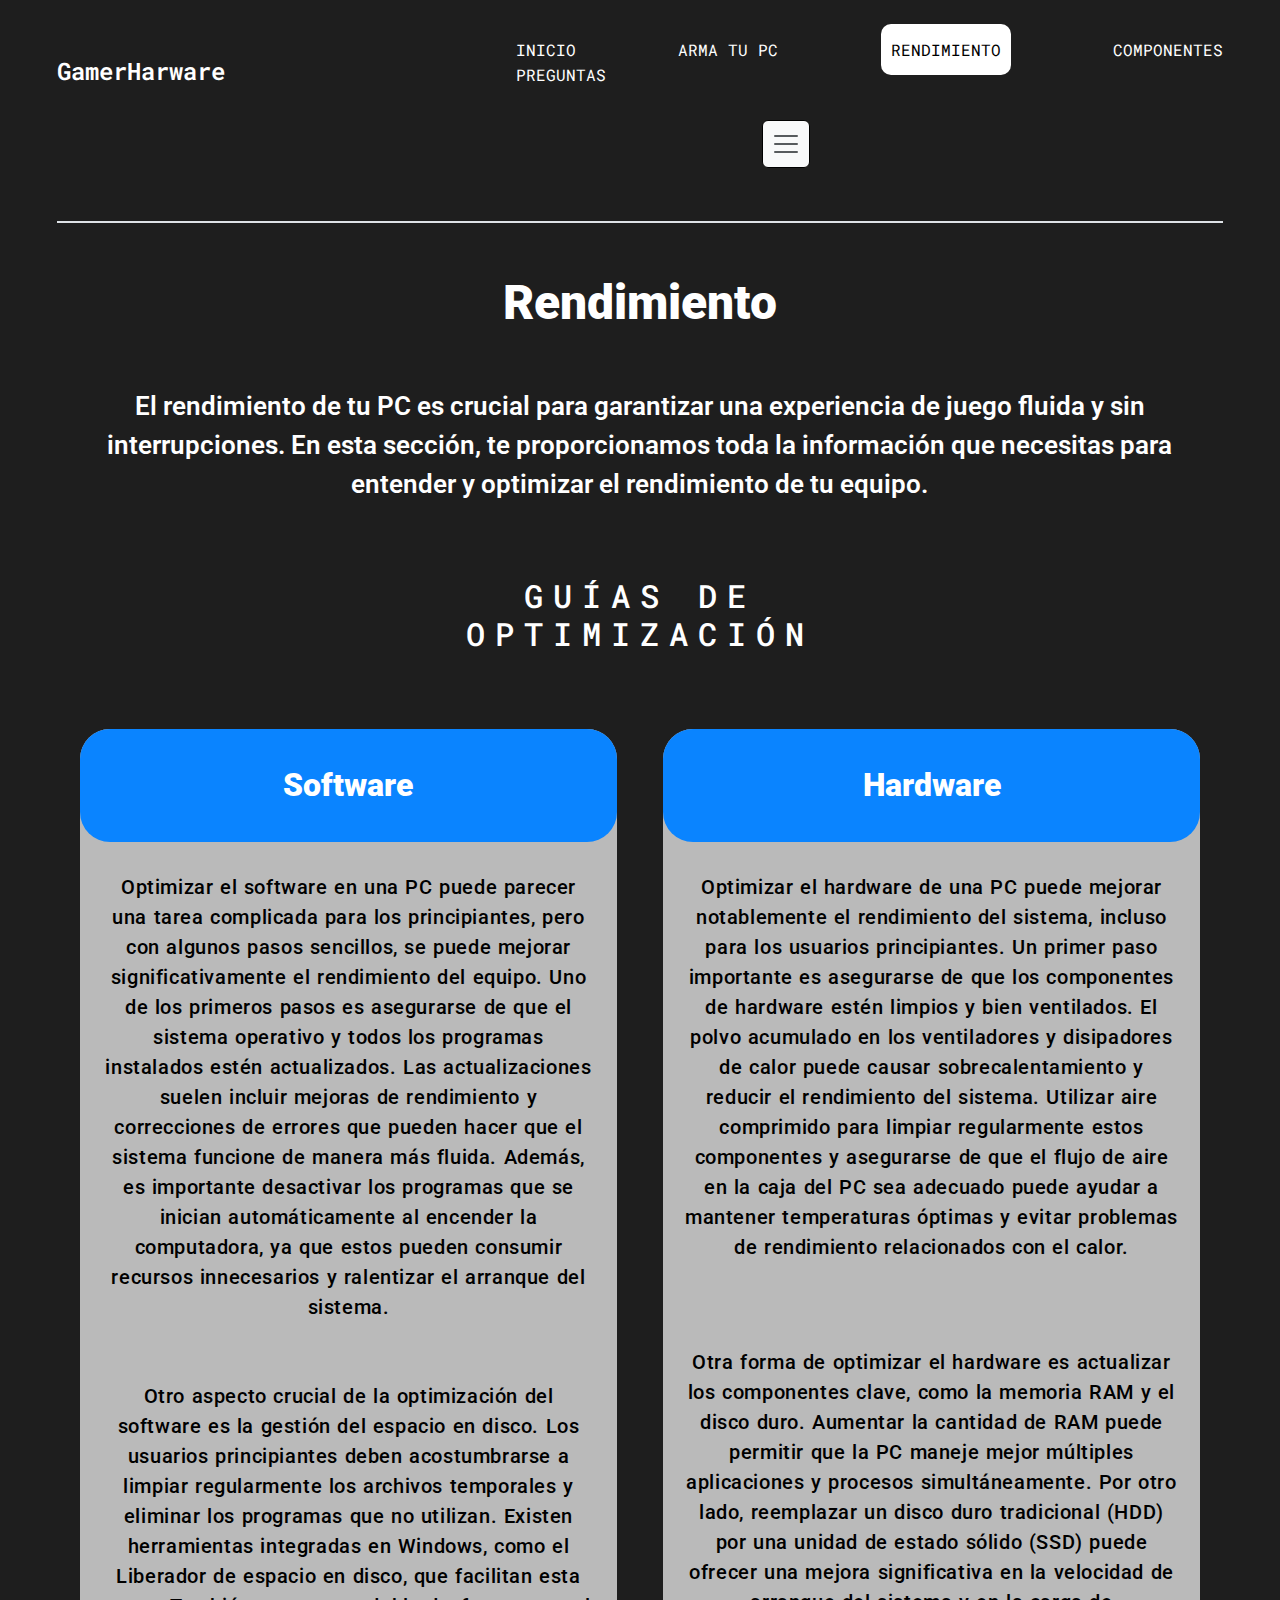
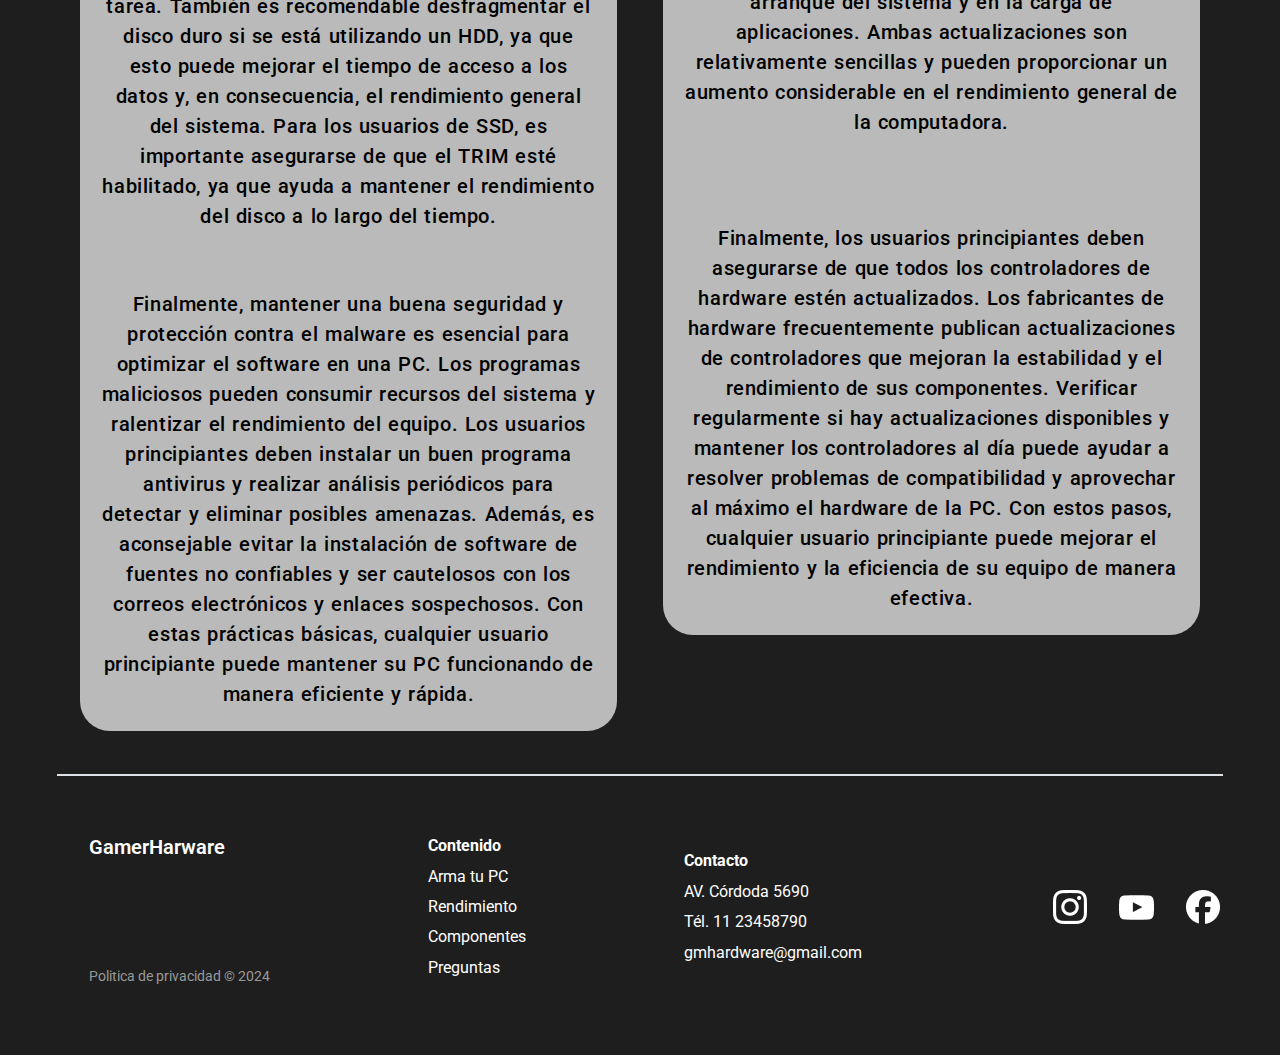
<file: pages/rendimiento.html>
<!DOCTYPE html>
<html lang="en">

<head>
    <meta charset="UTF-8">
    <meta name="viewport" content="width=device-width, initial-scale=1.0">
    <title>Gamer Hardware</title>
    <link href="https://cdn.jsdelivr.net/npm/bootstrap@5.3.3/dist/css/bootstrap.min.css" rel="stylesheet"
        integrity="sha384-QWTKZyjpPEjISv5WaRU9OFeRpok6YctnYmDr5pNlyT2bRjXh0JMhjY6hW+ALEwIH" crossorigin="anonymous">
    <link rel="stylesheet" href="../css/style.css">
</head>

<body>
    <header>
        <div>
            <a href="../index.html">GamerHarware</a>
        </div>
        <nav class="delete-this-responsive">
            <ul class="navbar">
                <li><a href="../index.html">INICIO</a></li>
                <li><a href="./arma-tu-pc.html">ARMA TU PC</a></li>
                <li class="on-page"><a href="#">RENDIMIENTO</a></li>
                <li><a href="./componentes.html">COMPONENTES</a></li>
                <li><a href="./preguntas.html">PREGUNTAS</a></li>
            </ul>
        </nav>
        <nav class="navbar" id="desktop-no-no">
            <div class="container-fluid d-flex mb-3">
                <button class="navbar-toggler ms-auto p-2 bg-light border-black" type="button"
                    data-bs-toggle="offcanvas" data-bs-target="#offcanvasNavbar" aria-controls="offcanvasNavbar"
                    aria-label="Toggle navigation">
                    <span class="navbar-toggler-icon"></span>
                </button>
                <div class="offcanvas offcanvas-end bg-dark bg-gradient" tabindex="-1" id="offcanvasNavbar"
                    aria-labelledby="offcanvasNavbarLabel">
                    <div class="offcanvas-header">
                        <a href="../index.html" class="text-white offcanvas-title" id="offcanvasNavbarLabel">GamerHarware</a>
                        <button type="button" class="btn-close" data-bs-dismiss="offcanvas" aria-label="Close"></button>
                    </div>
                    <div class="offcanvas-body">
                        <ul class="navbar-nav justify-content-end flex-grow-1 pe-3">
                            <li class="nav-item"><a class="text-white nav-link active" aria-current="page"
                                    href="../index.html">INICIO</a></li>
                            <li class="nav-item"><a class="text-white nav-link" href="./arma-tu-pc.html">ARMA TU
                                    PC</a></li>
                            <li class="nav-item"><a class="text-white nav-link"
                                    href="#">RENDIMIENTO</a></li>
                            <li class="nav-item"><a class="text-white nav-link"
                                    href="./componentes.html">COMPONENTES</a></li>
                            <li class="nav-item"><a class="text-white nav-link"
                                    href="./preguntas.html">PREGUNTAS</a></li>
                        </ul>
                    </div>
                </div>
            </div>
        </nav>
    </header>
    <hr class="border opacity-100">
    <main class="grid-rendimiento">
        <section class="section-rendimiento-1">
            <article>
                <h1>Rendimiento</h1>
                <p>
                    El rendimiento de tu PC es crucial para garantizar una experiencia de
                    juego fluida y sin
                    interrupciones. En esta sección, te proporcionamos toda la información que necesitas para entender y
                    optimizar el rendimiento de tu equipo.
                </p>
            </article>
        </section>
        <section class="section-rendimiento-2">
            <h2>GUÍAS DE OPTIMIZACIÓN</h2>
        </section>
        <section class="section-rendimiento-3">
            <article class="rendimiento-guides-article-container">
                <h3>Software</h3>
                <p>
                    Optimizar el software en una PC puede parecer una tarea complicada para los principiantes, pero
                    con algunos pasos sencillos, se puede mejorar significativamente el rendimiento del equipo. Uno
                    de los primeros pasos es asegurarse de que el sistema operativo y todos los programas instalados
                    estén actualizados. Las actualizaciones suelen incluir mejoras de rendimiento y correcciones de
                    errores que pueden hacer que el sistema funcione de manera más fluida. Además, es importante
                    desactivar los programas que se inician automáticamente al encender la computadora, ya que estos
                    pueden consumir recursos innecesarios y ralentizar el arranque del sistema.
                </p>
                <p>
                    Otro aspecto crucial de la optimización del software es la gestión del espacio en disco. Los
                    usuarios principiantes deben acostumbrarse a limpiar regularmente los archivos temporales y
                    eliminar los programas que no utilizan. Existen herramientas integradas en Windows, como el
                    Liberador de espacio en disco, que facilitan esta tarea. También es recomendable desfragmentar
                    el disco duro si se está utilizando un HDD, ya que esto puede mejorar el tiempo de acceso a los
                    datos y, en consecuencia, el rendimiento general del sistema. Para los usuarios de SSD, es
                    importante asegurarse de que el TRIM esté habilitado, ya que ayuda a mantener el rendimiento del
                    disco a lo largo del tiempo.
                </p>
                <p>
                    Finalmente, mantener una buena seguridad y protección contra el malware es esencial para
                    optimizar el software en una PC. Los programas maliciosos pueden consumir recursos del sistema y
                    ralentizar el rendimiento del equipo. Los usuarios principiantes deben instalar un buen programa
                    antivirus y realizar análisis periódicos para detectar y eliminar posibles amenazas. Además, es
                    aconsejable evitar la instalación de software de fuentes no confiables y ser cautelosos con los
                    correos electrónicos y enlaces sospechosos. Con estas prácticas básicas, cualquier usuario
                    principiante puede mantener su PC funcionando de manera eficiente y rápida.
                </p>
            </article>
        </section>
        <section class="section-rendimiento-4">
            <article class="rendimiento-guides-article-container article-hardware">
                <h3>Hardware</h3>
                <p>
                    Optimizar el hardware de una PC puede mejorar notablemente el rendimiento del sistema, incluso
                    para los usuarios principiantes. Un primer paso importante es asegurarse de que los componentes
                    de hardware estén limpios y bien ventilados. El polvo acumulado en los ventiladores y
                    disipadores de calor puede causar sobrecalentamiento y reducir el rendimiento del sistema.
                    Utilizar aire comprimido para limpiar regularmente estos componentes y asegurarse de que el
                    flujo de aire en la caja del PC sea adecuado puede ayudar a mantener temperaturas óptimas y
                    evitar problemas de rendimiento relacionados con el calor.
                </p>
                <p>
                    Otra forma de optimizar el hardware es actualizar los componentes clave, como la memoria RAM y
                    el disco duro. Aumentar la cantidad de RAM puede permitir que la PC maneje mejor múltiples
                    aplicaciones y procesos simultáneamente. Por otro lado, reemplazar un disco duro tradicional
                    (HDD) por una unidad de estado sólido (SSD) puede ofrecer una mejora significativa en la
                    velocidad de arranque del sistema y en la carga de aplicaciones. Ambas actualizaciones son
                    relativamente sencillas y pueden proporcionar un aumento considerable en el rendimiento general
                    de la computadora.
                </p>
                <p>
                    Finalmente, los usuarios principiantes deben asegurarse de que todos los controladores de
                    hardware estén actualizados. Los fabricantes de hardware frecuentemente publican actualizaciones
                    de controladores que mejoran la estabilidad y el rendimiento de sus componentes. Verificar
                    regularmente si hay actualizaciones disponibles y mantener los controladores al día puede ayudar
                    a resolver problemas de compatibilidad y aprovechar al máximo el hardware de la PC. Con estos
                    pasos, cualquier usuario principiante puede mejorar el rendimiento y la eficiencia de su equipo
                    de manera efectiva.
                </p>
            </article>
        </section>
    </main>
    <hr class="border opacity-100">
    <footer>
        <div>
            <ul class="ul-footer">
                <li><a class="specific-fontstyle-footer1" href="../index.html">GamerHarware</a></li>
                <li class="specific-fontstyle-footer2">Politica de privacidad © 2024</li>
            </ul>
        </div>
        <div>
            <ul class="ul-footer">
                <li><a class="specific-fontstyle-footer3">Contenido</a></li>
                <li><a href="./arma-tu-pc.html">Arma tu PC</a></li>
                <li><a href="#">Rendimiento</a></li>
                <li><a href="./componentes.html">Componentes</a></li>
                <li><a href="./preguntas.html">Preguntas</a></li>
            </ul>
        </div>
        <div>
            <ul class="ul-footer">
                <li><a href="" class="specific-fontstyle-footer3">Contacto</a></li>
                <li><a href="">AV. Córdoda 5690</a></li>
                <li><a href="">Tél. 11 23458790</a></li>
                <li><a href="">gmhardware@gmail.com</a></li>
            </ul>
        </div>
        <div>
            <ul class="social-networks-column">
                <li><a href="https://www.instagram.com/" target="_blank"><img src="../assets/img/instagram-icon.png"
                            alt="icono instragram"></a></li>
                <li><a href="https://www.youtube.com/" target="_blank"><img src="../assets/img/youtube-icon.png"
                            alt="icono youtube"></a></li>
                <li><a href="https://www.facebook.com/" target="_blank"><img src="../assets/img/facebook-icon.png"
                            alt="icono facebook"></a></li>
            </ul>
        </div>
    </footer>
    <script src="https://cdn.jsdelivr.net/npm/@popperjs/core@2.11.8/dist/umd/popper.min.js"
        integrity="sha384-I7E8VVD/ismYTF4hNIPjVp/Zjvgyol6VFvRkX/vR+Vc4jQkC+hVqc2pM8ODewa9r"
        crossorigin="anonymous"></script>
    <script src="https://cdn.jsdelivr.net/npm/bootstrap@5.3.3/dist/js/bootstrap.min.js"
        integrity="sha384-0pUGZvbkm6XF6gxjEnlmuGrJXVbNuzT9qBBavbLwCsOGabYfZo0T0to5eqruptLy"
        crossorigin="anonymous"></script>
</body>

</html>
</file>
<file: css/style.css>
/* ---------------------------------------------------------------------------------------------------- */
/* WEBSITE */
@import url('https://fonts.googleapis.com/css2?family=Roboto+Mono:ital,wght@0,100..700;1,100..700&family=Roboto:ital,wght@0,100;0,300;0,400;0,500;0,700;0,900;1,100;1,300;1,400;1,500;1,700;1,900&display=swap');

/* BODY */
* {
    margin: 0;
    padding: 0;
    box-sizing: border-box;
}

body {
    background-color: #1e1e1e;
    margin: 0 4.45%;
}

.body-mod-things .mod-hr-lessheight {
    margin: .5rem;
}

/* HEADER */

header {
    display: flex;
    justify-content: space-between;
    flex-wrap: wrap;
    align-items: center;
    margin: 2.55% 0;
}

header div a {
    font-family: "roboto mono";
    font-size: 1.5rem;
    font-weight: 600;
    text-decoration: none;
    color: white;
}

nav {
    width: 765px;
}

.desktop-no .burger-no {
    display: none;
}

.navbar {
    display: flex;
    flex-wrap: wrap;
    list-style: none;
}

.navbar li {
    margin-left: 7.6%;
}

.navbar li a {
    font-family: "roboto mono";
    font-size: 1rem;
    font-weight: 400;
    text-decoration: none;
    color: white;
}

.navbar .on-page a {
    border-radius: 10px;
    background-color: white;
    color: black;
    padding: 15px 10px;
}

/* HEADER */
/* MAIN */

/* MAIN */
/* FOOTER */

footer {
    display: flex;
    flex-wrap: wrap;
    margin: 4.5% 0%;
    justify-content: space-between;
    align-items: center;
}

.ul-footer {
    font-family: "roboto";
    font-size: 1rem;
    font-weight: 400;
    list-style: none;
}

.ul-footer li a {
    line-height: 190%;
    text-decoration: none;
    color: white;
}

.specific-fontstyle-footer1 {
    font-size: 1.25rem;
    font-weight: 600;
}

.specific-fontstyle-footer2 {
    font-family: "roboto";
    font-size: .875rem;
    font-weight: 400;
    color: #999999;
    margin-top: 55%;
}

.specific-fontstyle-footer3 {
    font-weight: 700;
}

.social-networks-column {
    width: 235px;
    display: flex;
    list-style: none;
}

.social-networks-column li {
    margin-left: 16%;
}

.desktop-no .privacy-responsive-one {
    display: none;
}

/* FOOTER */
/* BODY */
/* ---------------------------------------------------------------------------------------------------- */
/* ---------------------------------------------------------------------------------------------------- */
/* INICIO */
/* BODY */

/* HEADER */

/* HEADER */
/* MAIN */

.grid-inicio {
    display: grid;
    width: 100%;
    grid-template-columns: 19% 18% 21% 21% 21%;
    justify-content: center;
    margin: 1% 0;
}

.section-1-flex {
    display: flex;
    flex-direction: column;
    justify-content: space-between;
}

.section-1 {
    grid-column: 1 / 3;
    margin-right: 6%;
    border-radius: 30px;
    background-color: #0A84FF;
}

.section-1 h1 {
    font-family: "roboto";
    font-size: 3rem;
    font-weight: 900;
    color: white;
    margin: 15% 1% 0% 11%;
    padding: 0 5% 0 0;
}

.section-1 article p {
    font-family: "roboto";
    font-size: 2rem;
    font-weight: 500;
    color: white;
    margin: 0% 9%;
}

.section-1 button {
    font-family: "roboto";
    font-size: 1.5rem;
    font-weight: 400;
    width: 45%;
    margin: 0% 100% 15% 10%;
    border-radius: 30px;
    border-width: 0;
    padding: 4% 10%;
    background-color: black;
}

.section-1 button a {
    text-decoration: none;
    color: white;
}

.section-2 {
    grid-column: 3 / 6;
}

.desktop-inicio-svg-container {
    width: 100%;
    height: 100%;
}

.desktop-inicio-svg {
    width: 100%;
    height: auto;
    display: block;
}

/* MAIN */
/* FOOTER */

/* FOOTER */
/* BODY */
/* ---------------------------------------------------------------------------------------------------- */
/* ---------------------------------------------------------------------------------------------------- */
/* ARMA TU PC */
/* BODY */

/* HEADER */

/* HEADER */
/* MAIN */

.grid-armatupc {
    display: grid;
    width: 100%;
    grid-template-columns: 25% 25% 25% 25%;
    grid-template-rows: 550px 65px 950px 1000px 1050px 725px 725px 725px;
    justify-content: center;
    margin: 1% 0;
}

.article-armatupc-flex-2 {
    display: flex;
    width: 100%;
}

.specific-fontstyle-armatupc {
    font-size: 1.375rem;
    font-weight: 900;
}

.armatupc-section-subtitle {
    font-family: "roboto mono";
    font-size: 1.875rem;
    font-weight: 400;
    letter-spacing: 10px;
    text-align: center;
    margin-top: 2.5%;
    color: white;
}

.article-armatupc-flex-2 div h3 {
    font-family: "roboto";
    font-size: 1.5rem;
    font-weight: 800;
    color: #409FFF;
    margin-bottom: 3%;
}

.article-armatupc-flex-3 div {
    height: 100%;
    margin: 2% 0 0 10%;
}

.article-armatupc-flex-3 div h3 {
    font-family: "roboto";
    font-size: 1.5rem;
    font-weight: 800;
    color: #409FFF;
    margin-bottom: 3%;
}

/* section 1 */

.section-armatupc-1 {
    grid-row: 1 / 2;
    grid-column: 1 / 5;
    font-family: "roboto";
    color: white;
    margin-left: 9%;
}

.article-armatupc-flex-1 {
    width: 90%;
    height: 80%;
    margin-top: 3%;
    display: flex;
    flex-direction: column;
    justify-content: space-between;
}

.section-armatupc-1 h1 {
    font-size: 3rem;
    font-weight: 900;
    text-align: center;
}

.section-armatupc-1 p {
    font-size: 1.625rem;
    font-weight: 600;
    text-align: center;
}

.section-armatupc-1 p .intro-2 {
    font-size: 1.5rem;
    font-weight: 500;
}

.intro-2 {
    padding: 5% 10%;
    border-radius: 30px;
    color: black;
    background-color: #d9d9d9;
}

/* section 2 */

.section-armatupc-2 {
    grid-row: 2 / 3;
    grid-column: 1 / 5;
}

.section-armatupc-2 ul {
    display: flex;
    flex-direction: row;
    justify-content: center;
    gap: 0.5%;
    list-style: none;
}

.section-armatupc-2 ul li {
    width: 16%;
    height: 62px;
    padding: 0.5% 1.5%;
    align-content: center;
    text-align: center;
    border-radius: 30px;
    background-color: #0A84FF;
}

.section-armatupc-2 ul li a {
    font-family: "roboto mono";
    font-size: 1.125rem;
    font-weight: 400;
    letter-spacing: 2px;
    text-decoration: none;
    color: white;
}

/* section 3 */

.section-armatupc-3 {
    grid-row: 3 / 4;
    grid-column: 1 / 5;
    font-family: "roboto";
    color: white;
    width: 100%;
    height: auto;
}

.article-armatupc-flex-2 div {
    width: 35%;
    max-height: 40%;
    margin: 2% 0 0 10%;
}

.ul-armatupc {
    line-height: 35px;
    list-style: none;
}

.ul-armatupc li {
    font-family: "roboto";
    font-size: 1.25rem;
    font-weight: 500;
}

/* section 4 */

.section-armatupc-4 {
    grid-row: 4 / 5;
    grid-column: 1 / 5;
    font-family: "roboto";
    color: white;
}

/* section 5 */

.section-armatupc-5 {
    grid-row: 5 / 6;
    grid-column: 1 / 5;
    font-family: "roboto";
    color: white;
}

/* section 6 */

.section-armatupc-6 {
    grid-row: 6 / 7;
    grid-column: 1 / 5;
    font-family: "roboto";
    color: white;
}

/* section 7 */

.section-armatupc-7 {
    grid-row: 7 / 8;
    grid-column: 1 / 5;
    font-family: "roboto";
    color: white;
}

/* section 8 */

.section-armatupc-8 {
    grid-row: 8 / 9;
    grid-column: 1 / 5;
    font-family: "roboto";
    color: white;
}

/* MAIN */
/* FOOTER */

/* FOOTER */
/* BODY */
/* ---------------------------------------------------------------------------------------------------- */
/* ---------------------------------------------------------------------------------------------------- */
/* RENDIMIENTO */
/* BODY */

/* HEADER */

/* HEADER */
/* MAIN */

.grid-rendimiento {
    display: grid;
    grid-template-columns: 25% 25% 25% 25%;
    grid-template-rows: 14% 8% 78%;
}

.section-rendimiento-1 {
    grid-column: 1 / 5;
    grid-row: 1 / 2;
    padding-top: 3%;
}

.section-rendimiento-1 article {
    display: flex;
    flex-flow: row wrap;
    justify-content: center;
}

.section-rendimiento-1 article h1 {
    font-family: "roboto";
    font-size: 3rem;
    font-weight: 900;
    color: white;
}

.section-rendimiento-1 article p {
    margin: 4% 4%;
    font-family: "roboto";
    font-size: 1.625rem;
    font-weight: 600;
    color: white;
    text-align: center;
}

.section-rendimiento-2 {
    grid-column: 2 / 4;
    grid-row: 2 / 3;
}

.section-rendimiento-2 h2 {
    text-align: center;
    font-family: "roboto mono";
    font-size: 2rem;
    font-weight: 500;
    letter-spacing: 10px;
    color: white;
    margin: 7% 0;
}

.section-rendimiento-3 {
    grid-column: 1 / 3;
    grid-row: 3 / 4;
}

.section-rendimiento-4 {
    grid-column: 3 / 5;
    grid-row: 3 / 4;
}

.rendimiento-guides-article-container {
    border-radius: 30px;
    background-color: #bababa;
    margin: 4%;
}

.article-hardware p {
    margin-bottom: 8%;
}

.rendimiento-guides-article-container h3 {
    border-radius: 30px;
    border-color: #000000;
    padding: 20px;
    text-align: center;
    font-family: "roboto";
    font-size: 2rem;
    font-weight: 900;
    color: white;
    background-color: #0A84FF;
    padding: 7%;
}

.rendimiento-guides-article-container p {
    text-align: center;
    font-family: "roboto";
    font-size: 1.25rem;
    font-weight: 500;
    color: #000000;
    padding: 4%;
    word-spacing: 1px;
    letter-spacing: 0.6px;
}

/* MAIN */
/* FOOTER */

/* FOOTER */
/* BODY */
/* ---------------------------------------------------------------------------------------------------- */
/* ---------------------------------------------------------------------------------------------------- */
/* COMPONENTES */
/* BODY */

/* HEADER */

/* HEADER */
/* MAIN */

.grid-componentes {
    display: grid;
    width: 100%;
    height: max-content;
    grid-template-columns: 25% 25% 25% 25%;
    grid-template-rows: 225px 750px 685px 685px 750px;
}

.section-componentes-1 {
    grid-column: 1 / 5;
    grid-row: 1 / 2;
}

.section-componentes-1 article {
    display: flex;
    flex-flow: row wrap;
    justify-content: center;
}

.section-componentes-1 article h1 {
    font-family: "roboto";
    font-size: 3rem;
    font-weight: 900;
    color: white;
    margin-top: 2%;
}

.section-componentes-1 article p {
    padding: 4%;
    font-family: "roboto";
    font-size: 1.625rem;
    font-weight: 600;
    color: white;
    text-align: center;
}

.section-componentes-2 {
    grid-column: 1 / 3;
    grid-row: 2 / 3;
    margin: 0 10% 0 6%;
}

.componentes-cards-article-container {
    display: flex;
    flex-flow: column nowrap;
    width: 100%;
    height: auto;
    border-radius: 30px;
    background-color: #bababa;
}

.componentes-cards-article-container h2 {
    font-family: "roboto";
    font-size: 2rem;
    font-weight: 900;
    text-align: center;
    color: white;
    border-radius: 30px;
    background-color: #0A84FF;
    padding: 3% 10%;
}

.componentes-cards-article-container p {
    font-family: "roboto";
    font-size: 1.5rem;
    font-weight: 500;
    text-align: center;
    color: #000000;
    padding: 5%;
}

.componentes-cards-article-container div {
    flex: 1;
    max-width: 100%;
    height: auto;
}

.componentes-cards-article-container div img {
    width: 100%;
    height: auto;
    object-fit: contain;
    vertical-align: bottom;
}

.section-componentes-3 {
    grid-column: 3 / 5;
    grid-row: 2 / 3;
    margin: 0 6% 0 10%;
}

.section-componentes-4 {
    grid-column: 1 / 3;
    grid-row: 3 / 4;
    margin: 0 10% 0 6%;
}

.section-componentes-5 {
    grid-column: 3 / 5;
    grid-row: 3 / 4;
    margin: 0 6% 0 10%;
}

.section-componentes-6 {
    grid-column: 1 / 3;
    grid-row: 4 / 5;
    margin: 0 10% 0 6%;
}

.section-componentes-7 {
    grid-column: 3 / 5;
    grid-row: 4 / 5;
    margin: 0 6% 0 10%;
}

.section-componentes-8 {
    grid-column: 1 / 5;
    grid-row: 5 / 6;
    margin: 0 55% 0 3%;
}

.section-8 {
    border-radius: 30px;
    background-color: #bababa;
}

.section-8 h2 {
    text-align: center;
    font-family: "roboto";
    font-size: 2rem;
    font-weight: 900;
    color: white;
    border-radius: 30px;
    background-color: #0A84FF;
    padding: 3% 10%;
}

.section-8 p {
    text-align: center;
    font-family: "roboto";
    font-size: 1.5rem;
    font-weight: 500;
    color: #000000;
    padding: 4%;
}

.section-8 div img {
    width: 100%;
    vertical-align: bottom;
}


/* MAIN */
/* FOOTER */

/* FOOTER */
/* BODY */
/* ---------------------------------------------------------------------------------------------------- */
/* ---------------------------------------------------------------------------------------------------- */
/* PREGUNTAS */
/* BODY */

/* HEADER */

/* HEADER */
/* MAIN */

.grid-preguntas {
    display: grid;
    grid-template: 18% repeat(3, minmax(200px, 1fr))/repeat(2, minmax(150px, 1fr)) 1% repeat(2, minmax(150px, 1fr));
    margin: 2% 0;
}

.div-preg-1 {
    grid-column: 1 / 6;
    grid-row: 1 / 2;
}

.div-preg-1 article {
    display: flex;
    flex-flow: column nowrap;
    align-items: center;
}

.div-preg-1 article h1 {
    font-family: "roboto";
    font-size: 3rem;
    font-weight: 900;
    color: white;
    text-align: center;
}

.div-preg-1 article p {
    font-family: "roboto";
    font-size: 1.5rem;
    font-weight: 600;
    color: white;
    text-align: center;
    padding-top: 2%;
}

.grid-preguntas section article {
    display: flex;
    flex-flow: column nowrap;
    align-items: center;
    background-color: #bababa;
    border-radius: 30px;
    font-family: "roboto";
    width: 100%;
    height: 100%;
}

.grid-preguntas section article h2 {
    color: white;
    border-radius: 30px;
    background-color: #0A84FF;
    text-align: center;
    font-size: 1.75rem;
    font-weight: 900;
}

.grid-preguntas section article p {
    text-align: center;
    font-size: 1.5rem;
    font-weight: 500;
}

.section-preg-1 {
    grid-column: 1 / 3;
    grid-row: 2 / 3;
    width: 70%;
    height: fit-content;
    justify-self: center;
}

.section-preg-1 article h2 {
    padding: 3% 18.43%;
}

.section-preg-1 article p {
    padding: 8% 0;
}

.section-preg-2 {
    grid-column: 1 / 3;
    grid-row: 3 / 4;
    width: 70%;
    height: fit-content;
    margin: 5% 0;
    justify-self: center;
}

.section-preg-2 article h2 {
    padding: 3% 18.5%;
}

.section-preg-2 article p {
    padding: 8% 0;
}

.section-preg-3 {
    grid-column: 4 / 6;
    grid-row: 2 / 3;
    width: 70%;
    height: fit-content;
    justify-self: center;
}

.section-preg-3 article h2 {
    padding: 3% 16.09%;
}

.section-preg-3 article p {
    padding: 11.3% 5%;
}

.section-preg-4 {
    grid-column: 4 / 6;
    grid-row: 3 / 4;
    width: 70%;
    height: fit-content;
    margin: 5% 0;
    justify-self: center;
}

.section-preg-4 article h2 {
    padding: 3% 12%;
}

.section-preg-4 article p {
    padding: 5%;
}

.div-preg-2 {
    grid-column: 1 / 4;
    grid-row: 4 / 5;
}

.div-preg-2 h3 {
    font-family: "roboto";
    font-size: 1.625rem;
    font-weight: 600;
    color: white;
    margin: 13% 1% 2% 13.5%;
    padding: 1%;
}

.div-preg-2 input {
    border: solid;
    border-radius: 30px;
    border-width: 2px;
    border-color: #0A84FF;
    background-color: #1e1e1e;
    margin: 0 1% 1% 15%;
    padding: 1.7% 3% 1.7% 4%;
    width: 50%;
    color: white;
}

.div-preg-2 input::placeholder {
    color: #ffffff;
    font-family: "roboto";
    font-style: oblique;
    letter-spacing: 1px;
}

.div-preg-2 input:focus::placeholder {
    color: #ffffff31;
}

.div-preg-2 button {
    border-width: 0px;
    border-radius: 30px;
    padding: 8px 30px 8px 30px;
    background-color: #0080ffcb;
}

.div-preg-2 button a {
    text-decoration: none;
    font-family: "roboto mono";
    font-size: 1rem;
    font-weight: 400;
    letter-spacing: 1px;
    color: rgb(255, 255, 255);
}

/* MAIN */
/* FOOTER */

/* FOOTER */
/* BODY */

/* ---------------------------------------------------------------------------------------------------- */

@media (max-width: 1029px) {

    /*WEB SITE*/
    /*BODY*/

    body {
        margin: 0 2.67%;
    }

    /*HEADER*/
    /*HEADER*/
    /*MAIN*/
    /*MAIN*/
    /*FOOTER*/
    /*FOOTER*/
    /*BODY*/
}

/* ---------------------------------------------------------------------------------------------------- */

@media (max-width: 990px) {

    /*WEB SITE*/
    /*BODY*/
    /*HEADER*/

    .delete-this-responsive {
        display: none;
        /* long navbar, no burger */
    }

    .desktop-no .burger-no {
        display: unset;
        margin-right: 5%;
        /* bootstrap */
    }

    .offcanvas-backdrop {
        display: none;
        /* bootstrap :( */
    }

    header {
        flex-wrap: nowrap;
    }

    header div {
        margin-left: 7%;
    }

    header div a {
        font-size: 1.625rem;
    }

    .navbar {
        display: unset;
        flex-wrap: nowrap;
        list-style: none;
    }

    /*HEADER*/
    /*MAIN*/
    /*MAIN*/
    /*FOOTER*/

    footer {
        display: grid;
        grid-template-columns: 25% 25% 25% 25%;
        grid-template-rows: 25% 25% 25% 25%;
        margin: 2% 0;
    }

    .ul-footer li a {
        line-height: 1.89;
    }

    .footer-div-one {
        grid-column: 2 / 4;
        grid-row: 1 / 2;
        text-align: center;
    }

    .specific-fontstyle-footer2 {
        display: none;
    }

    .footer-div-two {
        grid-column: 1 / 2;
        grid-row: 2 / 4;
        text-align: center;
    }

    .footer-div-three {
        grid-column: 2 / 4;
        grid-row: 2 / 4;
        text-align: center;
    }

    .footer-div-four {
        grid-column: 4 / 5;
        grid-row: 2 / 4;
        text-align: unset;
        margin: unset;
    }

    .social-networks-column {
        display: flex;
        flex-direction: column;
        align-items: center;
        width: unset;
        margin: unset;
        gap: 15px;
        list-style: none;
        padding: unset;
    }

    .social-networks-column li {
        margin-left: unset;
    }

    .footer-div-five {
        grid-column: 2 / 4;
        grid-row: 4 / 5;
        text-align: center;
    }

    .footer-div-five ul {
        list-style: none;
    }

    .footer-div-five ul li a {
        text-decoration: none;
        font-family: "roboto";
        font-size: .875rem;
        font-weight: 400;
        color: #999999;
    }

    .desktop-no .privacy-responsive-one {
        display: unset;
        margin-top: 8%;
    }

    /*FOOTER*/
    /*BODY*/
}

/* ---------------------------------------------------------------------------------------------------- */

@media (max-width: 744px) {
    /*WEB SITE*/
    /*BODY*/

    body {
        margin: 0 2.5%;
    }

    /*HEADER*/
    /*HEADER*/
    /*MAIN*/
    /*MAIN*/
    /*FOOTER*/
    /*FOOTER*/
    /*BODY*/

    /* ---------------------------------------------------------------------------------------------------- */
    /* ---------------------------------------------------------------------------------------------------- */

    /* INICIO */
    /* BODY */
    /* HEADER */
    /* HEADER */
    /* MAIN */

    .grid-inicio {
        grid-template-columns: repeat(2, 50%);
        grid-template-rows: 225px 73.7%;
        margin: 2% 0;
    }

    .section-1-flex {
        display: grid;
        grid-template-columns: repeat(2, 1fr) 40%;
        grid-template-rows: 30% 70%;
    }

    .section-1 {
        grid-column: 1 / 3;
        grid-row: 1 / 2;
        margin-right: 0%;
    }

    .section-1 h1 {
        grid-column: 1 / 4;
        grid-row: 1 / 2;
        font-family: "roboto";
        font-size: 1.5rem;
        font-weight: 900;
        color: white;
        margin: 3% 5% 1% 5%;
        padding: 0;
        text-align: center;
    }

    .section-1 article {
        grid-column: 1 / 3;
        grid-row: 2 / 3;
        align-self: center;
        justify-self: center;
        margin: 1% 20% 3% 10%;
    }

    .section-1 article p {
        font-family: "roboto";
        font-size: 1.25rem;
        font-weight: 500;
        color: white;
        margin: unset;
        padding: unset;
        width: unset;
        text-align: center;
    }

    .section-1 button {
        grid-column: 3 / 4;
        grid-row: 2 / 3;
        font-family: "roboto";
        font-size: 1.25rem;
        font-weight: 400;
        width: 70%;
        height: 40%;
        margin: 15% 0 0 10%;
        padding: unset;
        border-radius: 30px;
        border-width: 0;
        padding: unset;
        background-color: black;
    }

    .section-1 button a {
        text-decoration: none;
        color: white;
        padding: 10%;
    }

    .section-2 {
        grid-column: 1 / 3;
        grid-row: 2 / 3;
        margin-top: 2%;
    }

    .desktop-inicio-svg-container {
        width: 100%;
        height: 100%;
    }

    .desktop-inicio-svg {
        width: 100%;
        height: auto;
        display: block;
    }

    /* MAIN */
    /* FOOTER */
    /* FOOTER */
    /* BODY */

}

/* ---------------------------------------------------------------------------------------------------- */

@media (max-width: 545px) {

    /*WEB SITE*/
    /*BODY*/
    /*HEADER*/
    /*HEADER*/
    /*MAIN*/
    /*MAIN*/
    /*FOOTER*/

    footer {
        display: grid;
        grid-template-columns: 25% 25% 25% 25%;
        grid-template-rows: 15% 25% 25% 20% 15%;
        margin: 0 0;
    }

    .ul-footer li a {
        line-height: 1.89;
    }

    .footer-div-one {
        grid-column: 2 / 4;
        grid-row: 1 / 2;
        text-align: center;
    }

    .ul-footer {
        padding: unset;
    }

    .footer-div-two {
        grid-column: 1 / 3;
        grid-row: 2 / 4;
        text-align: center;
    }

    .footer-div-three {
        grid-column: 3 / 5;
        grid-row: 2 / 4;
        text-align: center;
    }

    .footer-div-four {
        grid-column: 2 / 4;
        grid-row: 4 / 5;
        text-align: unset;
        margin: unset;
    }

    .social-networks-column {
        display: flex;
        flex-direction: row;
        justify-content: center;
        align-items: unset;
        width: unset;
        margin: unset;
        padding: unset;
        gap: 20%;
        list-style: none;
    }

    .social-networks-column li {
        margin-left: unset;
    }

    .footer-div-five {
        grid-column: 2 / 4;
        grid-row: 5 / 6;
        text-align: center;
    }

    .footer-div-five ul {
        list-style: none;
    }

    .footer-div-five ul li a {
        text-decoration: none;
        font-family: "roboto";
        font-size: .875rem;
        font-weight: 400;
        color: #999999;
    }

    .desktop-no .privacy-responsive-one {
        display: unset;
        margin-top: unset;
    }

    /*FOOTER*/
    /*BODY*/

    /* ---------------------------------------------------------------------------------------------------- */
    /* ---------------------------------------------------------------------------------------------------- */

    /*INICIO*/
    /*BODY*/
    /*HEADER*/
    /*HEADER*/
    /*MAIN*/
    /*MAIN*/
    /*FOOTER*/
    /*FOOTER*/
    /*BODY*/
}

/* ---------------------------------------------------------------------------------------------------- */

@media (max-width: 360px) {

    /*WEB SITE*/
    /*BODY*/
    /*HEADER*/
    /*HEADER*/
    /*MAIN*/
    /*MAIN*/
    /*FOOTER*/
    /*FOOTER*/
    /*BODY*/

    /* ---------------------------------------------------------------------------------------------------- */
    /* ---------------------------------------------------------------------------------------------------- */

    /*INICIO*/
    /*BODY*/
    /*HEADER*/
    /*HEADER*/
    /*MAIN*/
    /*MAIN*/
    /*FOOTER*/
    /*FOOTER*/
    /*BODY*/
}
</file>
